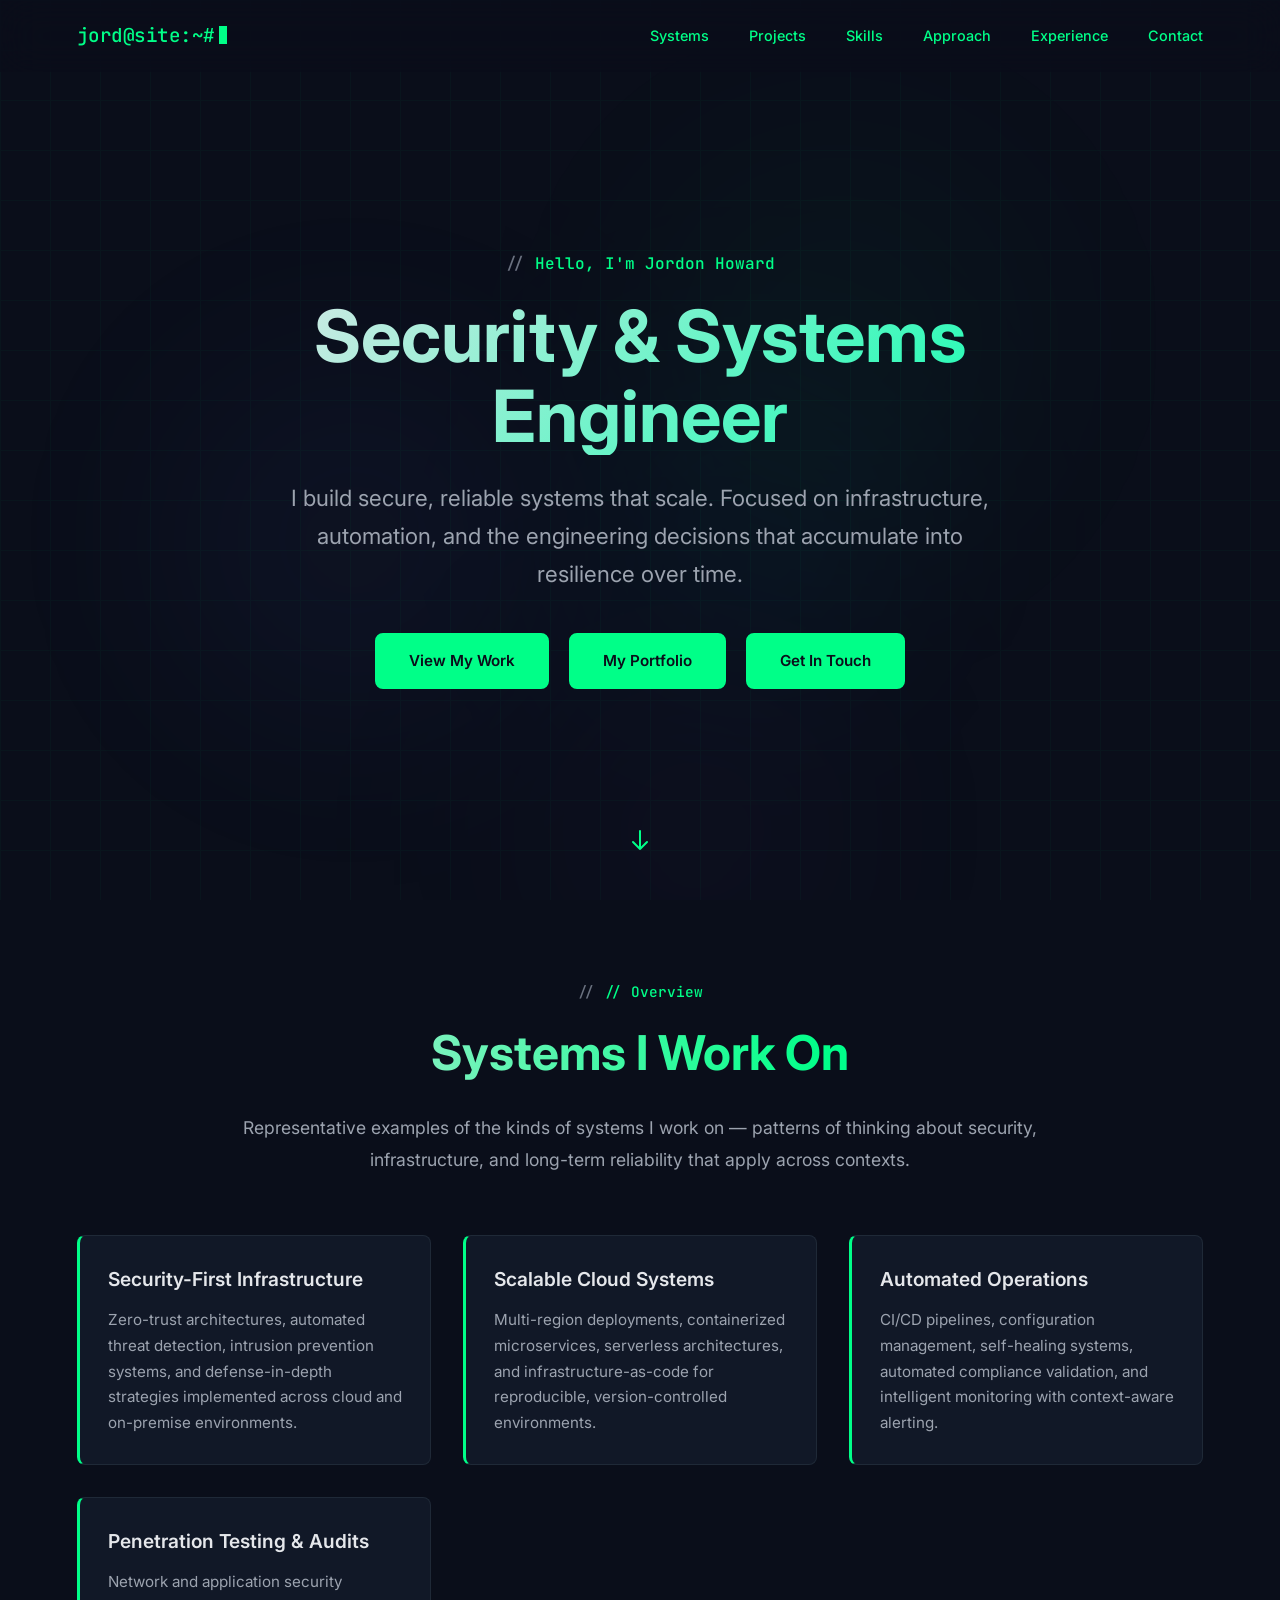
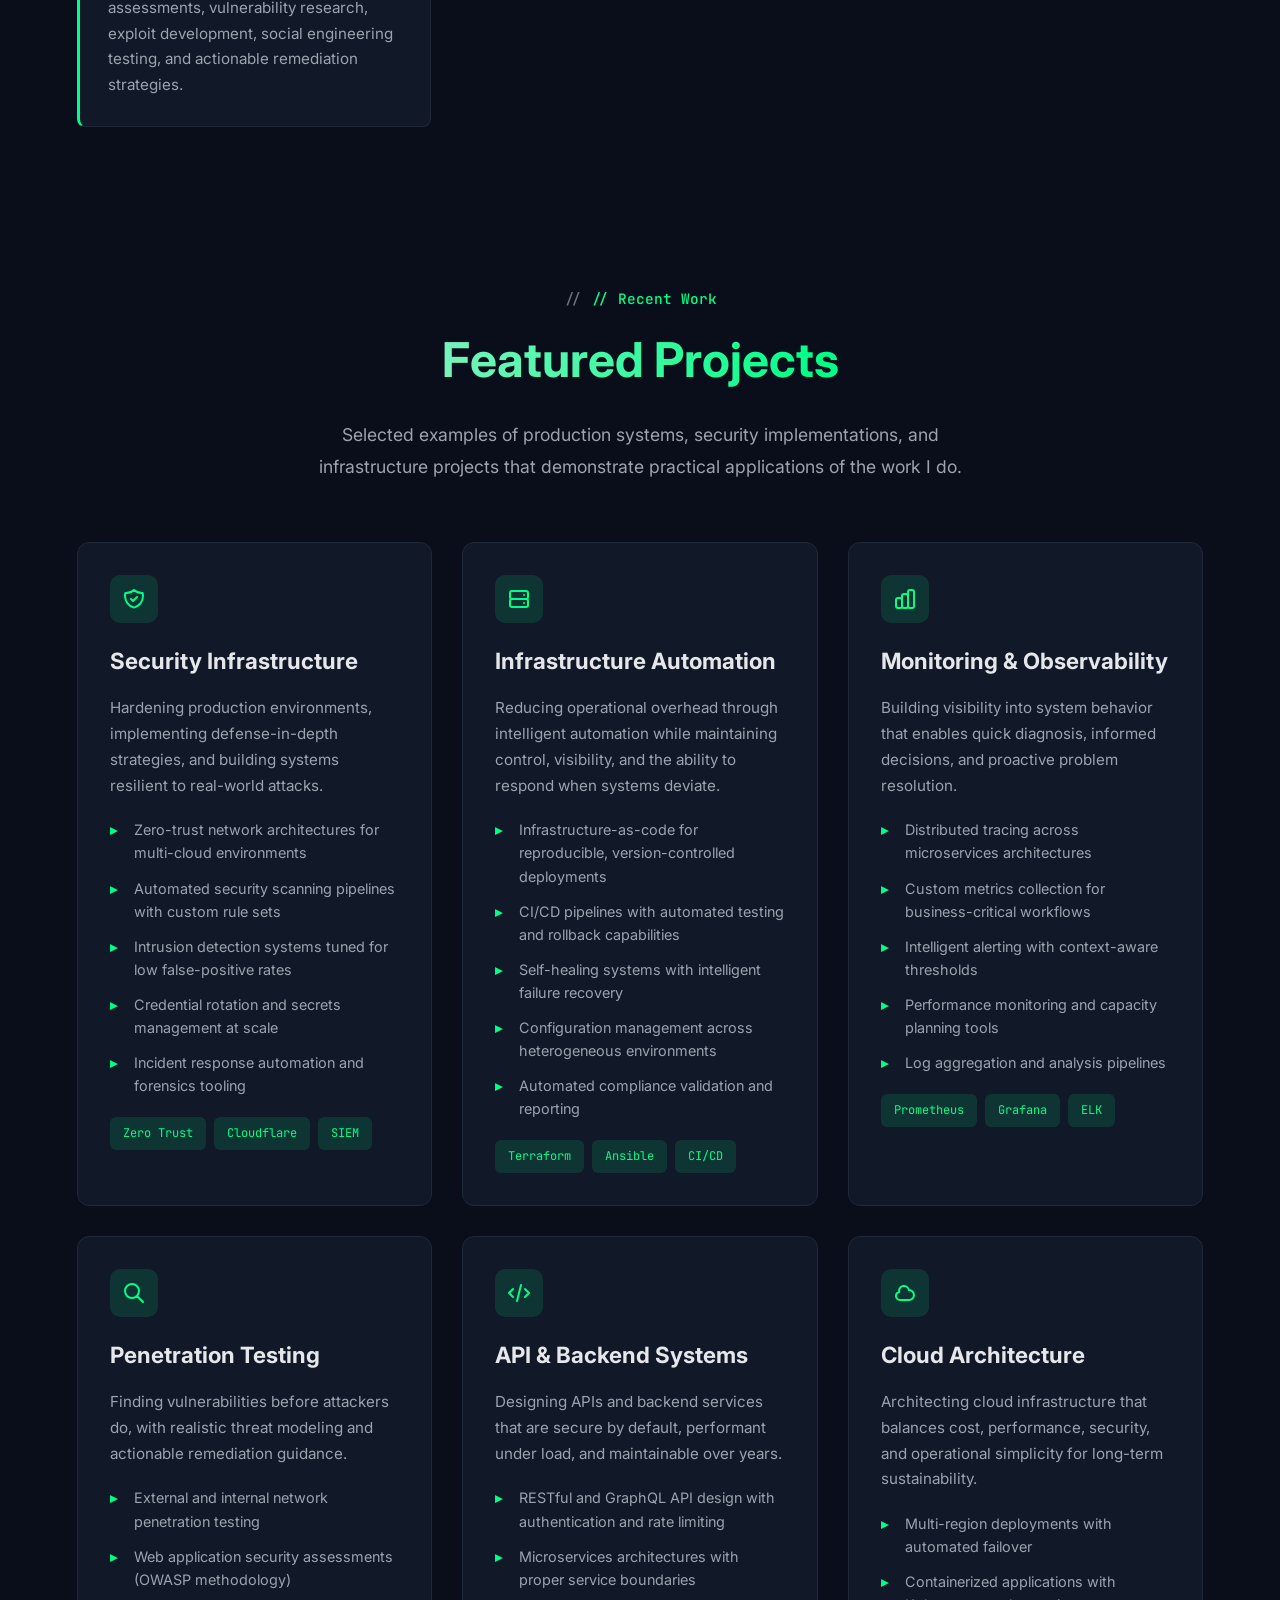
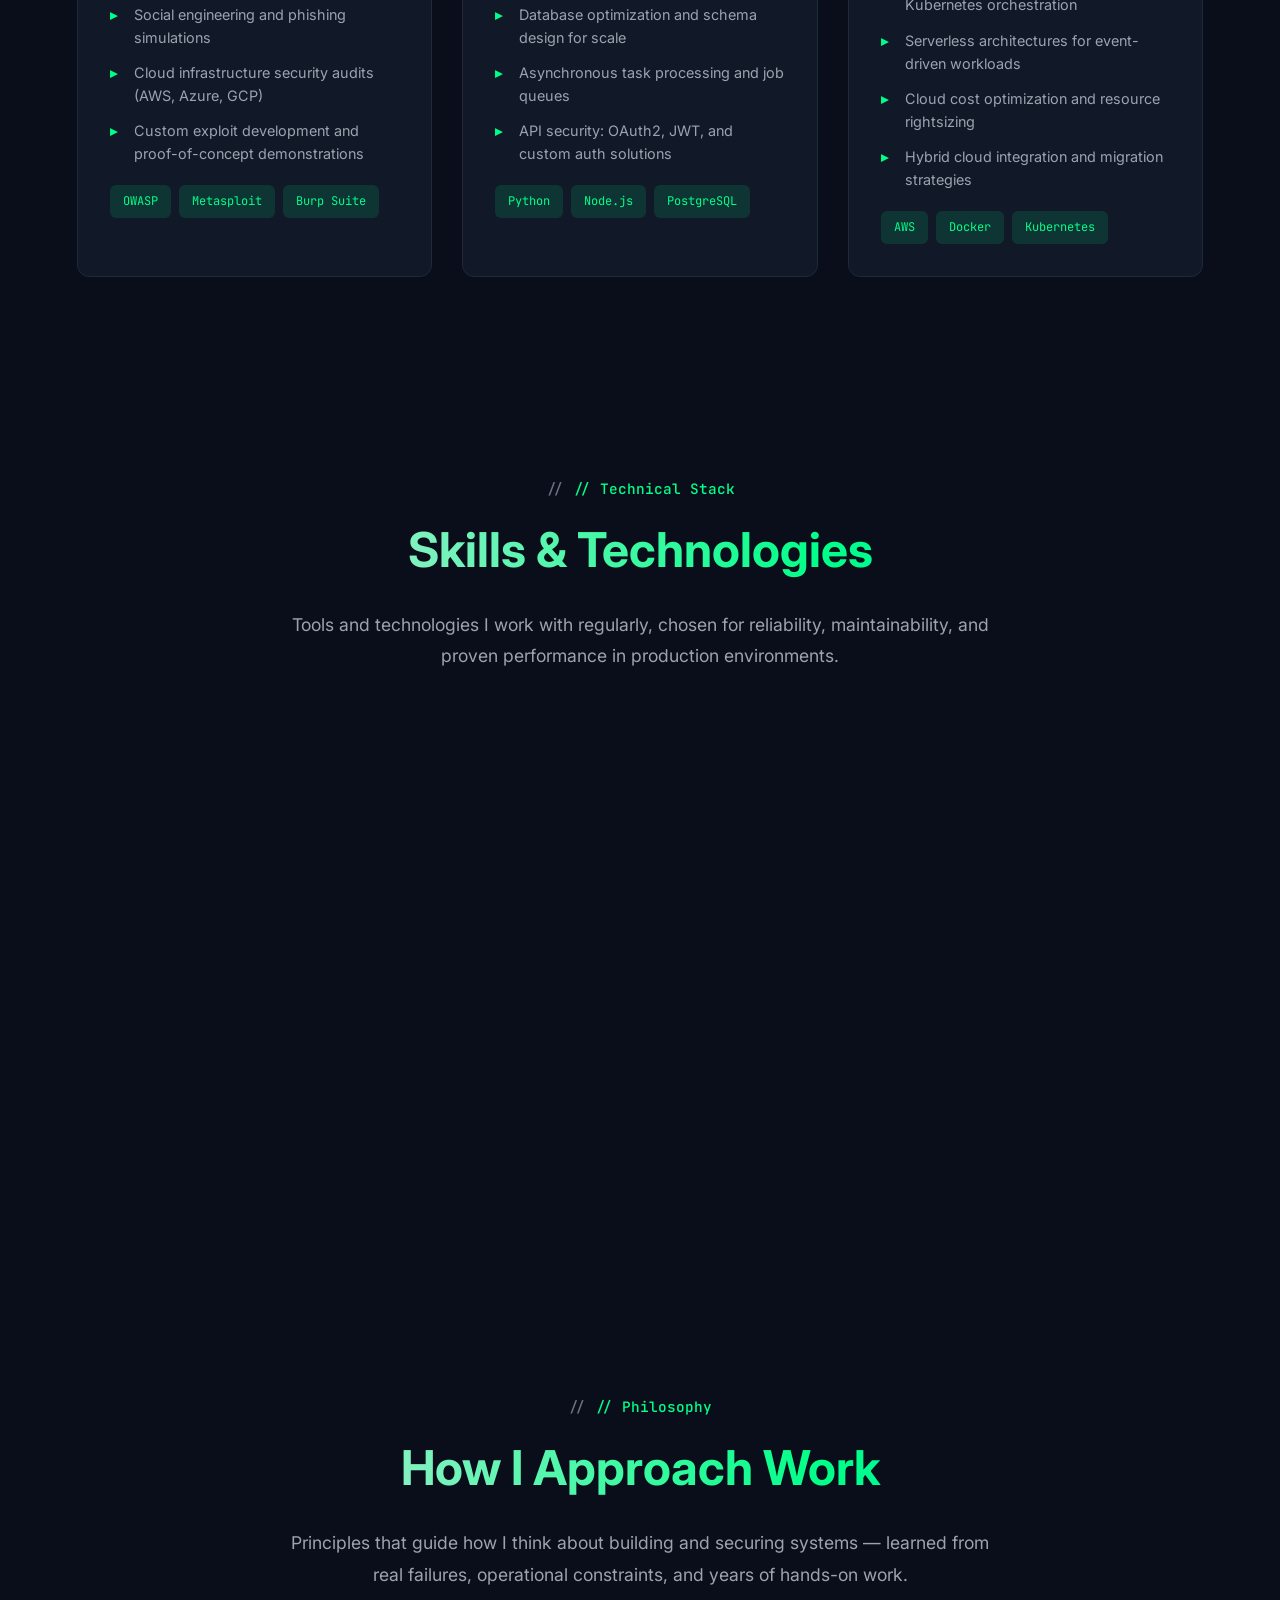
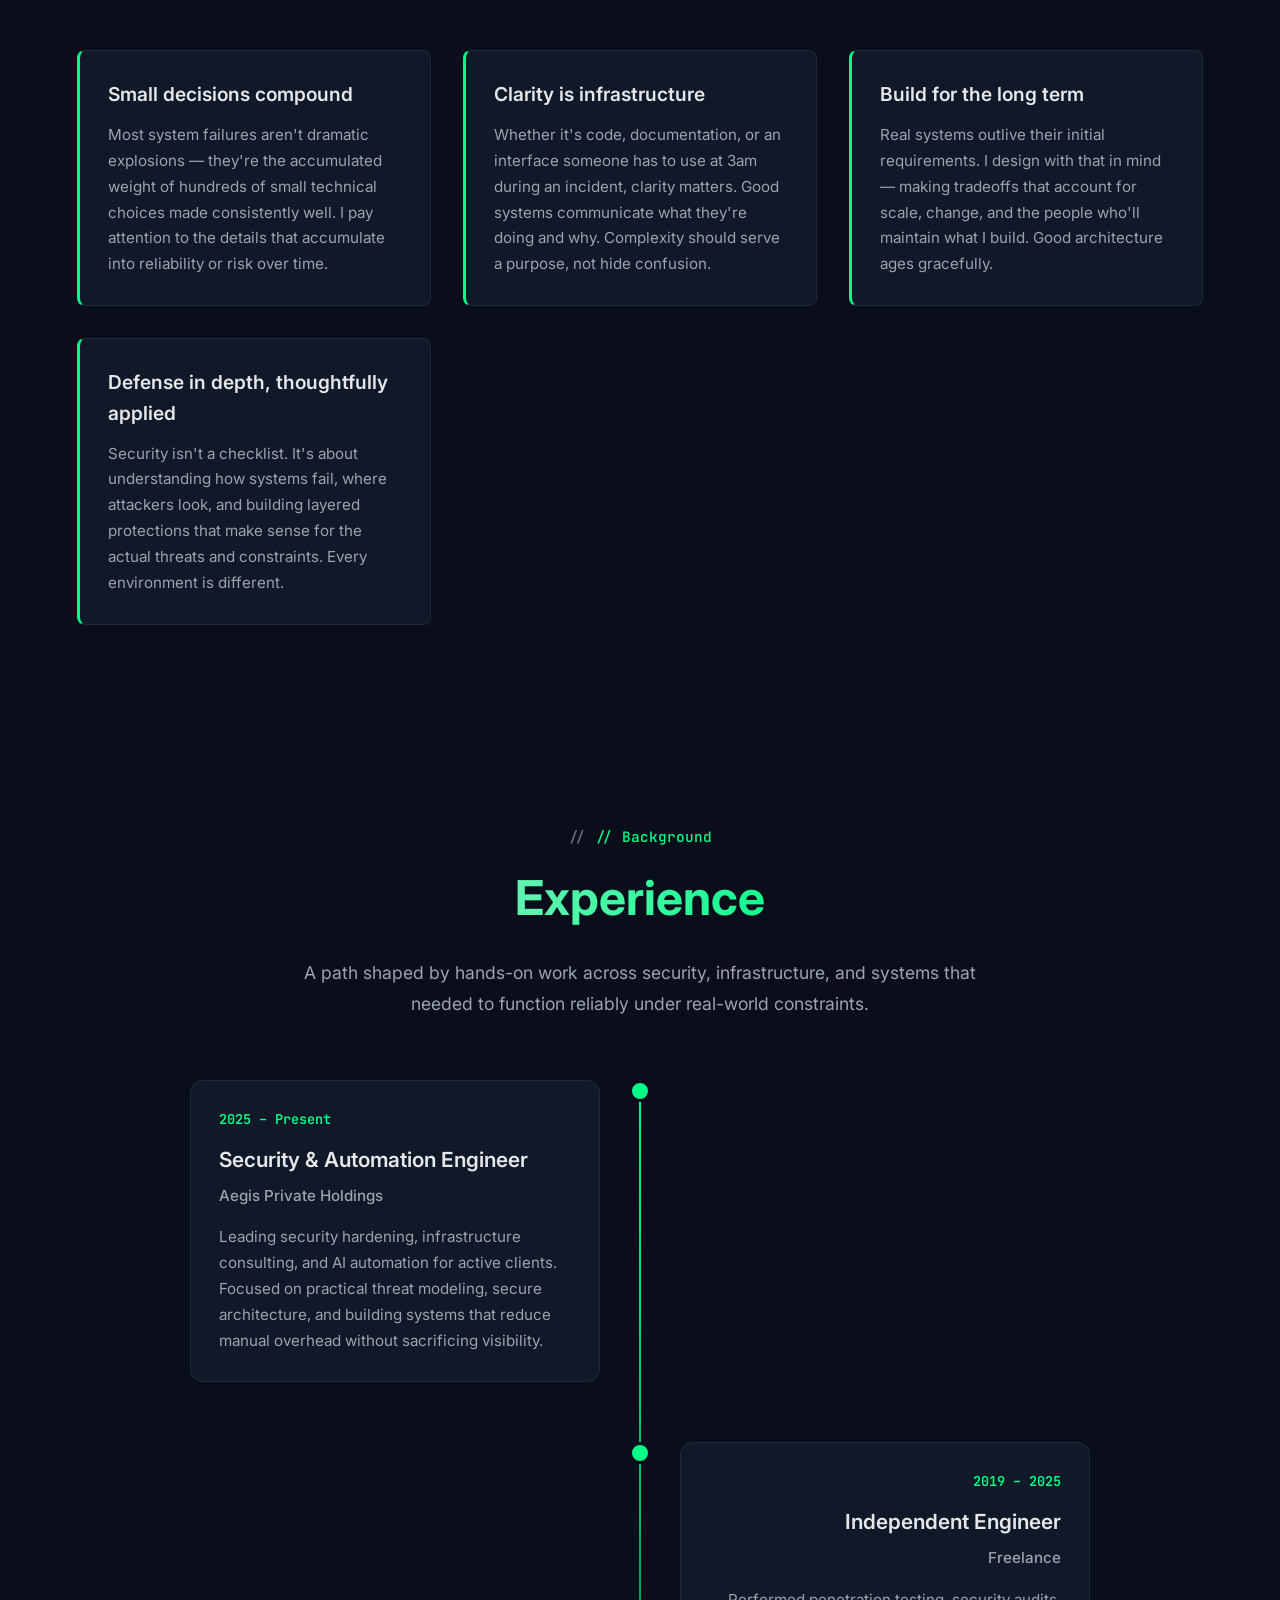
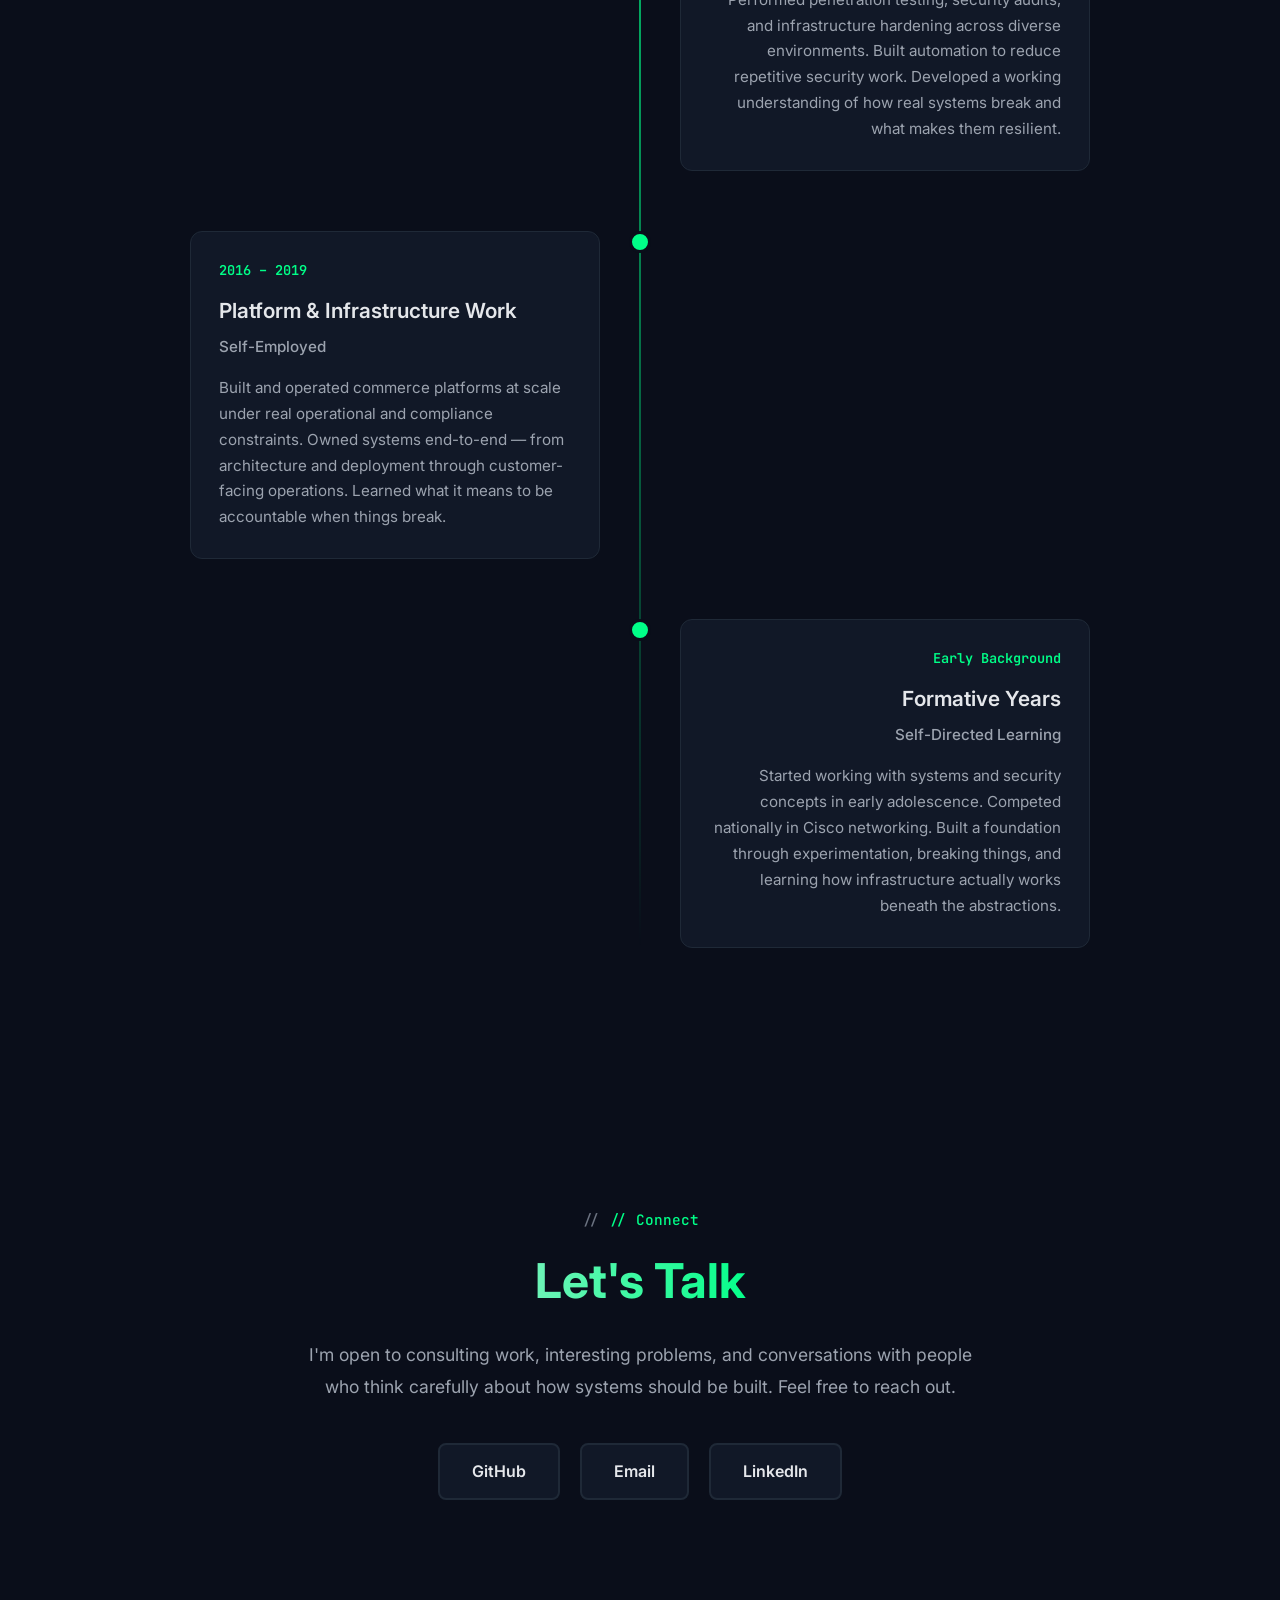
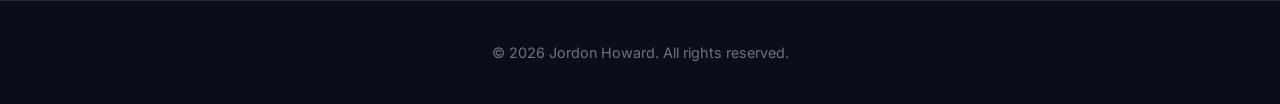
<file: index.html>
<!DOCTYPE html>
<html lang="en">
<head>
    <meta charset="UTF-8">
    <meta name="viewport" content="width=device-width, initial-scale=1.0">
    <title>Jordon Howard | Security & Systems Engineer</title>
    <meta name="description" content="Portfolio of Jordon Howard - Security & Systems Engineer specializing in infrastructure, automation, and thoughtful system design.">
    <link rel="preconnect" href="https://fonts.googleapis.com">
    <link rel="preconnect" href="https://fonts.gstatic.com" crossorigin>
    <link href="https://fonts.googleapis.com/css2?family=JetBrains+Mono:wght@400;500;700&family=Inter:wght@400;500;600;700&display=swap" rel="stylesheet">
    <style>
        * {
            margin: 0;
            padding: 0;
            box-sizing: border-box;
        }

        :root {
            --bg-dark: #0a0e1a;
            --bg-card: #111827;
            --bg-card-hover: #1a2234;
            --accent: #00ff88;
            --accent-dim: #00ff8820;
            --accent-bright: #00ffaa;
            --accent-secondary: #00ccff;
            --text-primary: #e5e7eb;
            --text-secondary: #9ca3af;
            --text-tertiary: #6b7280;
            --border: #1f2937;
            --gradient-1: linear-gradient(135deg, #00ff88, #00ccff);
            --gradient-2: linear-gradient(135deg, #667eea, #764ba2);
        }

        body {
            font-family: 'Inter', sans-serif;
            color: var(--text-primary);
            background: var(--bg-dark);
            line-height: 1.6;
            -webkit-font-smoothing: antialiased;
            overflow-x: hidden;
        }

        ::selection {
            background: var(--accent);
            color: var(--bg-dark);
        }

        /* Enhanced Animated Background with Multiple Orbs */
        .bg-animation {
            position: fixed;
            top: 0;
            left: 0;
            width: 100%;
            height: 100%;
            z-index: -1;
            opacity: 0.35;
            overflow: hidden;
        }

        .orb {
            position: absolute;
            border-radius: 50%;
            filter: blur(100px);
            animation: float 25s ease-in-out infinite;
        }

        .orb-1 {
            top: 10%;
            right: 15%;
            width: 500px;
            height: 500px;
            background: radial-gradient(circle, var(--accent-dim), transparent);
            animation-delay: 0s;
        }

        .orb-2 {
            bottom: 15%;
            left: 10%;
            width: 450px;
            height: 450px;
            background: radial-gradient(circle, rgba(102, 126, 234, 0.2), transparent);
            animation-delay: 3s;
        }

        .orb-3 {
            top: 40%;
            left: 45%;
            width: 350px;
            height: 350px;
            background: radial-gradient(circle, rgba(0, 204, 255, 0.15), transparent);
            animation-delay: 6s;
        }

        .orb-4 {
            top: 70%;
            right: 30%;
            width: 400px;
            height: 400px;
            background: radial-gradient(circle, rgba(118, 75, 162, 0.15), transparent);
            animation-delay: 9s;
        }

        @keyframes float {
            0%, 100% { transform: translate(0, 0) scale(1) rotate(0deg); }
            25% { transform: translate(80px, -80px) scale(1.15) rotate(90deg); }
            50% { transform: translate(-60px, 60px) scale(0.85) rotate(180deg); }
            75% { transform: translate(60px, 40px) scale(1.05) rotate(270deg); }
        }

        /* Grid Pattern Overlay */
        .grid-overlay {
            position: fixed;
            top: 0;
            left: 0;
            width: 100%;
            height: 100%;
            z-index: -1;
            opacity: 0.03;
            background-image: 
                linear-gradient(var(--accent) 1px, transparent 1px),
                linear-gradient(90deg, var(--accent) 1px, transparent 1px);
            background-size: 50px 50px;
            pointer-events: none;
        }

        /* Navigation */
        nav {
            position: fixed;
            top: 0;
            width: 100%;
            padding: 20px 6%;
            display: flex;
            justify-content: space-between;
            align-items: center;
            z-index: 1000;
            background: rgba(10, 14, 26, 0.7);
            backdrop-filter: blur(20px);
            border-bottom: 1px solid transparent;
            transition: all 0.3s ease;
        }

        nav.scrolled {
            background: rgba(10, 14, 26, 0.95);
            border-bottom-color: var(--border);
            box-shadow: 0 4px 30px rgba(0, 0, 0, 0.4);
        }

        .logo {
            font-family: 'JetBrains Mono', monospace;
            font-size: 1.2rem;
            color: var(--accent);
            text-decoration: none;
            font-weight: 500;
            transition: all 0.3s ease;
            position: relative;
            letter-spacing: -0.5px;
        }

        .logo::before {
            content: '';
        }

        .logo::after {
            content: '';
            position: absolute;
            right: -12px;
            top: 50%;
            transform: translateY(-50%);
            width: 8px;
            height: 18px;
            background: var(--accent);
            opacity: 1;
            animation: cursor-blink 1.2s step-end infinite;
        }

        .logo:hover::after {
            opacity: 1;
            animation: none;
        }

        @keyframes cursor-blink {
            0%, 50% { opacity: 1; }
            51%, 100% { opacity: 0; }
        }

        .nav-links {
            display: flex;
            gap: 40px;
            list-style: none;
            align-items: center;
        }

        .nav-links a {
            text-decoration: none;
            color: var(--accent);
            font-size: 0.9rem;
            font-weight: 500;
            transition: all 0.3s;
            position: relative;
        }

        .nav-links a::before {
            content: '';
            position: absolute;
            bottom: -4px;
            left: 0;
            width: 0;
            height: 2px;
            background: var(--accent-bright);
            transition: width 0.3s ease;
        }

        .nav-links a:hover {
            color: var(--accent-bright);
        }

        .nav-links a:hover::before {
            width: 100%;
        }

        /* Hero Section */
        .hero {
            min-height: 100vh;
            display: flex;
            align-items: center;
            justify-content: center;
            padding: 120px 6% 80px;
            position: relative;
            overflow: hidden;
        }

        .hero-content {
            max-width: 900px;
            text-align: center;
            position: relative;
            z-index: 1;
            animation: fadeInUp 0.8s ease-out;
        }

        @keyframes fadeInUp {
            from {
                opacity: 0;
                transform: translateY(30px);
            }
            to {
                opacity: 1;
                transform: translateY(0);
            }
        }

        .hero-greeting {
            font-family: 'JetBrains Mono', monospace;
            color: var(--accent);
            font-size: 1rem;
            font-weight: 500;
            margin-bottom: 20px;
            opacity: 0;
            animation: fadeInUp 0.8s ease-out 0.2s forwards;
        }

        .hero-greeting::before {
            content: '// ';
            color: var(--text-tertiary);
        }

        .hero-title {
            font-size: clamp(2.5rem, 6vw, 4.5rem);
            font-weight: 700;
            line-height: 1.1;
            margin-bottom: 24px;
            background: linear-gradient(135deg, var(--text-primary), var(--accent-bright));
            -webkit-background-clip: text;
            -webkit-text-fill-color: transparent;
            background-clip: text;
            opacity: 0;
            animation: fadeInUp 0.8s ease-out 0.4s forwards;
        }

        .hero-subtitle {
            font-size: clamp(1.1rem, 2vw, 1.4rem);
            color: var(--text-secondary);
            margin-bottom: 40px;
            max-width: 700px;
            margin-left: auto;
            margin-right: auto;
            line-height: 1.7;
            opacity: 0;
            animation: fadeInUp 0.8s ease-out 0.6s forwards;
        }

        .hero-buttons {
            display: flex;
            gap: 20px;
            justify-content: center;
            flex-wrap: wrap;
            opacity: 0;
            animation: fadeInUp 0.8s ease-out 0.8s forwards;
        }

        .btn {
            padding: 14px 32px;
            border-radius: 8px;
            text-decoration: none;
            font-weight: 600;
            font-size: 0.95rem;
            transition: all 0.3s ease;
            position: relative;
            overflow: hidden;
            display: inline-block;
        }

        .btn-primary {
            background: var(--accent);
            color: var(--bg-dark);
            border: 2px solid var(--accent);
        }

        .btn-primary::before {
            content: '';
            position: absolute;
            top: 50%;
            left: 50%;
            width: 0;
            height: 0;
            border-radius: 50%;
            background: var(--accent-bright);
            transform: translate(-50%, -50%);
            transition: width 0.4s ease, height 0.4s ease;
        }

        .btn-primary:hover::before {
            width: 300px;
            height: 300px;
        }

        .btn-primary span {
            position: relative;
            z-index: 1;
        }

        .btn-primary:hover {
            box-shadow: 0 0 30px rgba(0, 255, 136, 0.4);
            transform: translateY(-2px);
        }

        .btn-secondary {
            background: transparent;
            color: var(--accent);
            border: 2px solid var(--accent);
        }

        .btn-secondary::before {
            content: '';
            position: absolute;
            top: 0;
            left: -100%;
            width: 100%;
            height: 100%;
            background: var(--accent-dim);
            transition: left 0.4s ease;
        }

        .btn-secondary:hover::before {
            left: 0;
        }

        .btn-secondary span {
            position: relative;
            z-index: 1;
        }

        .btn-secondary:hover {
            color: var(--accent-bright);
            border-color: var(--accent-bright);
            transform: translateY(-2px);
        }

        /* Scroll Indicator */
        .scroll-indicator {
            position: absolute;
            bottom: 40px;
            left: 50%;
            transform: translateX(-50%);
            opacity: 1;
            transition: opacity 0.3s ease;
            animation: bounce 2s infinite;
        }

        .scroll-indicator.hidden {
            opacity: 0;
            pointer-events: none;
        }

        @keyframes bounce {
            0%, 20%, 50%, 80%, 100% { transform: translateX(-50%) translateY(0); }
            40% { transform: translateX(-50%) translateY(-20px); }
            60% { transform: translateX(-50%) translateY(-10px); }
        }

        .scroll-indicator svg {
            width: 24px;
            height: 24px;
            stroke: var(--accent);
        }

        /* Section Styling */
        section {
            padding: 100px 6%;
            max-width: 1400px;
            margin: 0 auto;
        }

        .section-header {
            text-align: center;
            margin-bottom: 60px;
        }

        .section-label {
            font-family: 'JetBrains Mono', monospace;
            color: var(--accent);
            font-size: 0.9rem;
            font-weight: 500;
            margin-bottom: 12px;
        }

        .section-label::before {
            content: '// ';
            color: var(--text-tertiary);
        }

        .section-title {
            font-size: clamp(2rem, 4vw, 3rem);
            font-weight: 700;
            margin-bottom: 20px;
            background: linear-gradient(135deg, var(--text-primary), var(--accent));
            -webkit-background-clip: text;
            -webkit-text-fill-color: transparent;
            background-clip: text;
        }

        .section-description {
            color: var(--text-secondary);
            font-size: 1.1rem;
            max-width: 700px;
            margin: 0 auto;
            line-height: 1.8;
        }

        /* Projects Section - Now with Bullet Points */
        .projects-intro {
            text-align: center;
            margin-bottom: 50px;
            padding: 0 10%;
        }

        .projects-intro p {
            color: var(--text-secondary);
            font-size: 1.1rem;
            line-height: 1.8;
            margin-bottom: 30px;
        }

        .projects-grid {
            display: grid;
            grid-template-columns: repeat(auto-fit, minmax(350px, 1fr));
            gap: 30px;
            margin-top: 40px;
        }

        .project-card {
            background: var(--bg-card);
            border: 1px solid var(--border);
            border-radius: 12px;
            padding: 32px;
            transition: all 0.3s ease;
            position: relative;
            overflow: hidden;
        }

        .project-card::before {
            content: '';
            position: absolute;
            top: 0;
            left: 0;
            width: 100%;
            height: 3px;
            background: var(--gradient-1);
            transform: scaleX(0);
            transform-origin: left;
            transition: transform 0.4s ease;
        }

        .project-card:hover::before {
            transform: scaleX(1);
        }

        .project-card:hover {
            background: var(--bg-card-hover);
            border-color: var(--accent-dim);
            transform: translateY(-5px);
            box-shadow: 0 10px 40px rgba(0, 255, 136, 0.1);
        }

        .project-icon {
            width: 48px;
            height: 48px;
            border-radius: 10px;
            background: var(--accent-dim);
            display: flex;
            align-items: center;
            justify-content: center;
            margin-bottom: 20px;
            transition: all 0.3s ease;
        }

        .project-card:hover .project-icon {
            background: var(--accent);
            transform: scale(1.1) rotate(5deg);
        }

        .project-icon svg {
            width: 24px;
            height: 24px;
            stroke: var(--accent);
            transition: stroke 0.3s ease;
        }

        .project-card:hover .project-icon svg {
            stroke: var(--bg-dark);
        }

        .project-card h3 {
            font-size: 1.4rem;
            margin-bottom: 16px;
            color: var(--text-primary);
        }

        .project-description {
            color: var(--text-secondary);
            margin-bottom: 20px;
            line-height: 1.7;
            font-size: 0.95rem;
        }

        .project-examples {
            list-style: none;
            padding: 0;
            margin: 20px 0;
        }

        .project-examples li {
            color: var(--text-secondary);
            padding-left: 24px;
            margin-bottom: 12px;
            position: relative;
            line-height: 1.6;
            font-size: 0.9rem;
        }

        .project-examples li::before {
            content: '▸';
            position: absolute;
            left: 0;
            color: var(--accent);
            font-weight: bold;
        }

        .project-examples li:hover {
            color: var(--text-primary);
        }

        .project-tags {
            display: flex;
            flex-wrap: wrap;
            gap: 8px;
            margin-top: 20px;
        }

        .project-tag {
            font-family: 'JetBrains Mono', monospace;
            font-size: 0.75rem;
            padding: 6px 12px;
            background: var(--accent-dim);
            color: var(--accent);
            border-radius: 6px;
            border: 1px solid transparent;
            transition: all 0.3s ease;
        }

        .project-card:hover .project-tag {
            border-color: var(--accent);
            background: transparent;
        }

        /* Skills Section */
        .skills-grid {
            display: grid;
            grid-template-columns: repeat(auto-fit, minmax(280px, 1fr));
            gap: 24px;
            margin-top: 40px;
        }

        .skill-category {
            background: var(--bg-card);
            border: 1px solid var(--border);
            border-radius: 12px;
            padding: 28px;
            transition: all 0.3s ease;
        }

        .skill-category:hover {
            border-color: var(--accent-dim);
            background: var(--bg-card-hover);
            transform: translateY(-3px);
            box-shadow: 0 8px 30px rgba(0, 255, 136, 0.08);
        }

        .skill-category h3 {
            color: var(--accent);
            font-size: 1.1rem;
            margin-bottom: 16px;
            font-weight: 600;
        }

        .skill-list {
            display: flex;
            flex-wrap: wrap;
            gap: 10px;
        }

        .skill-item {
            font-family: 'JetBrains Mono', monospace;
            font-size: 0.8rem;
            padding: 6px 12px;
            background: var(--accent-dim);
            color: var(--text-secondary);
            border-radius: 6px;
            transition: all 0.3s ease;
        }

        .skill-item:hover {
            background: var(--accent);
            color: var(--bg-dark);
            transform: scale(1.05);
        }

        /* Approach Section */
        .approach-grid {
            display: grid;
            grid-template-columns: repeat(auto-fit, minmax(300px, 1fr));
            gap: 32px;
            margin-top: 40px;
        }

        .approach-item {
            background: var(--bg-card);
            border: 1px solid var(--border);
            border-left: 3px solid var(--accent);
            border-radius: 8px;
            padding: 28px;
            transition: all 0.3s ease;
        }

        .approach-item:hover {
            background: var(--bg-card-hover);
            border-left-color: var(--accent-bright);
            transform: translateX(5px);
            box-shadow: 0 8px 30px rgba(0, 255, 136, 0.08);
        }

        .approach-item h3 {
            color: var(--text-primary);
            font-size: 1.2rem;
            margin-bottom: 12px;
            font-weight: 600;
        }

        .approach-item p {
            color: var(--text-secondary);
            line-height: 1.7;
            font-size: 0.95rem;
        }

        /* Timeline */
        .timeline {
            position: relative;
            max-width: 900px;
            margin: 60px auto 0;
        }

        .timeline::before {
            content: '';
            position: absolute;
            left: 50%;
            transform: translateX(-50%);
            width: 2px;
            height: 100%;
            background: linear-gradient(to bottom, var(--accent), transparent);
        }

        .timeline-item {
            position: relative;
            margin-bottom: 60px;
        }

        .timeline-item:nth-child(odd) {
            padding-right: calc(50% + 40px);
        }

        .timeline-item:nth-child(even) {
            padding-left: calc(50% + 40px);
            text-align: right;
        }

        .timeline-content {
            background: var(--bg-card);
            border: 1px solid var(--border);
            border-radius: 12px;
            padding: 28px;
            position: relative;
            transition: all 0.3s ease;
        }

        .timeline-content:hover {
            background: var(--bg-card-hover);
            border-color: var(--accent-dim);
            transform: scale(1.02);
            box-shadow: 0 10px 40px rgba(0, 255, 136, 0.1);
        }

        .timeline-date {
            font-family: 'JetBrains Mono', monospace;
            color: var(--accent);
            font-size: 0.85rem;
            font-weight: 600;
            margin-bottom: 12px;
        }

        .timeline-title {
            color: var(--text-primary);
            font-size: 1.3rem;
            margin-bottom: 8px;
            font-weight: 600;
        }

        .timeline-company {
            color: var(--text-secondary);
            font-size: 0.95rem;
            margin-bottom: 16px;
            font-weight: 500;
        }

        .timeline-description {
            color: var(--text-secondary);
            line-height: 1.7;
            font-size: 0.95rem;
        }

        /* Timeline Dots */
        .timeline-item::before {
            content: '';
            position: absolute;
            left: 50%;
            transform: translateX(-50%);
            width: 16px;
            height: 16px;
            border-radius: 50%;
            background: var(--accent);
            border: 3px solid var(--bg-dark);
            z-index: 2;
            transition: all 0.3s ease;
        }

        .timeline-item:hover::before {
            background: var(--accent-bright);
            box-shadow: 0 0 20px var(--accent);
            transform: translateX(-50%) scale(1.3);
        }

        /* Contact Section */
        .contact-section {
            text-align: center;
            max-width: 700px;
            margin: 0 auto;
        }

        .contact-links {
            display: flex;
            justify-content: center;
            gap: 20px;
            margin-top: 40px;
            flex-wrap: wrap;
        }

        .contact-link {
            padding: 14px 32px;
            background: var(--bg-card);
            border: 2px solid var(--border);
            border-radius: 8px;
            text-decoration: none;
            color: var(--text-primary);
            font-weight: 600;
            transition: all 0.3s ease;
            position: relative;
            overflow: hidden;
        }

        .contact-link::before {
            content: '';
            position: absolute;
            top: 0;
            left: -100%;
            width: 100%;
            height: 100%;
            background: var(--accent-dim);
            transition: left 0.4s ease;
        }

        .contact-link span {
            position: relative;
            z-index: 1;
        }

        .contact-link:hover::before {
            left: 0;
        }

        .contact-link:hover {
            border-color: var(--accent);
            color: var(--accent-bright);
            transform: translateY(-3px);
            box-shadow: 0 8px 25px rgba(0, 255, 136, 0.15);
        }

        /* Footer */
        footer {
            text-align: center;
            padding: 40px 6%;
            border-top: 1px solid var(--border);
            color: var(--text-tertiary);
            font-size: 0.9rem;
        }

        /* Mobile Responsive */
        @media (max-width: 768px) {
            nav {
                padding: 16px 5%;
            }

            .nav-links {
                gap: 20px;
            }

            .hero {
                padding: 100px 5% 60px;
            }

            .hero-title {
                font-size: 2rem;
            }

            .hero-subtitle {
                font-size: 1rem;
            }

            section {
                padding: 60px 5%;
            }

            .projects-grid {
                grid-template-columns: 1fr;
            }

            .skills-grid {
                grid-template-columns: 1fr;
            }

            .approach-grid {
                grid-template-columns: 1fr;
            }

            .timeline::before {
                left: 0;
            }

            .timeline-item:nth-child(odd),
            .timeline-item:nth-child(even) {
                padding-left: 40px;
                padding-right: 0;
                text-align: left;
            }

            .timeline-item::before {
                left: 0;
                transform: translateX(0);
            }

            .hero-buttons {
                flex-direction: column;
                align-items: center;
            }

            .btn {
                width: 100%;
                max-width: 280px;
                text-align: center;
            }
        }

        /* Particle Effect on Mouse Move */
        .particle {
            position: fixed;
            width: 3px;
            height: 3px;
            background: var(--accent);
            border-radius: 50%;
            pointer-events: none;
            opacity: 0;
            z-index: 9999;
        }

        @keyframes particleFade {
            0% {
                opacity: 1;
                transform: scale(1);
            }
            100% {
                opacity: 0;
                transform: scale(0);
            }
        }

        /* Shimmer effect only on project cards */
        .project-card::after {
            content: '';
            position: absolute;
            top: -50%;
            left: -50%;
            width: 200%;
            height: 200%;
            background: linear-gradient(
                90deg,
                transparent,
                rgba(0, 255, 136, 0.08),
                transparent
            );
            transform: rotate(45deg);
            transition: all 0.5s ease;
            opacity: 0;
            pointer-events: none;
        }

        .project-card:hover::after {
            opacity: 1;
            animation: shimmer 1.5s ease-in-out;
        }

        @keyframes shimmer {
            0% {
                left: -100%;
            }
            100% {
                left: 100%;
            }
        }

        .project-card > * {
            position: relative;
            z-index: 1;
        }

        /* Subtle glow effect on cards */
        .skill-category::after,
        .approach-item::after {
            content: '';
            position: absolute;
            top: 0;
            left: 0;
            right: 0;
            bottom: 0;
            border-radius: 12px;
            background: radial-gradient(
                circle at var(--mouse-x, 50%) var(--mouse-y, 50%),
                rgba(0, 255, 136, 0.08),
                transparent 50%
            );
            opacity: 0;
            transition: opacity 0.3s ease;
            pointer-events: none;
            z-index: 0;
        }

        .skill-category:hover::after,
        .approach-item:hover::after {
            opacity: 1;
        }

        .skill-category > *,
        .approach-item > * {
            position: relative;
            z-index: 1;
        }

        /* Gradient border animation */
        @keyframes rotateBorder {
            0% {
                background-position: 0% 50%;
            }
            50% {
                background-position: 100% 50%;
            }
            100% {
                background-position: 0% 50%;
            }
        }

        .contact-link {
            background: var(--bg-card);
            background-size: 200% 200%;
            animation: rotateBorder 3s ease infinite;
        }

        /* Text gradient animation */
        @keyframes gradientShift {
            0% {
                background-position: 0% 50%;
            }
            50% {
                background-position: 100% 50%;
            }
            100% {
                background-position: 0% 50%;
            }
        }

        .section-title {
            background: linear-gradient(
                90deg,
                var(--text-primary),
                var(--accent),
                var(--accent-secondary),
                var(--text-primary)
            );
            background-size: 200% auto;
            -webkit-background-clip: text;
            -webkit-text-fill-color: transparent;
            background-clip: text;
            animation: gradientShift 8s ease infinite;
        }

        /* Loading Animation */
        .loading-screen {
            position: fixed;
            top: 0;
            left: 0;
            width: 100%;
            height: 100%;
            background: var(--bg-dark);
            display: flex;
            justify-content: center;
            align-items: center;
            z-index: 10000;
            transition: opacity 0.5s ease;
        }

        .loading-screen.hidden {
            opacity: 0;
            pointer-events: none;
        }

        .loading-text {
            font-family: 'JetBrains Mono', monospace;
            color: var(--accent);
            font-size: 1.2rem;
            animation: pulse 1.5s ease-in-out infinite;
        }

        @keyframes pulse {
            0%, 100% { opacity: 0.4; }
            50% { opacity: 1; }
        }

        /* Smooth scroll behavior */
        html {
            scroll-behavior: smooth;
        }

        /* Performance optimizations */
        * {
            -webkit-tap-highlight-color: transparent;
        }

        .orb,
        .particle,
        .project-card::before,
        .project-card::after {
            will-change: transform, opacity;
        }

        /* Enhanced mobile optimization */
        @media (max-width: 768px) {
            /* Reduce animation complexity on mobile */
            .orb {
                animation-duration: 30s;
                filter: blur(80px);
            }

            .bg-animation {
                opacity: 0.2;
            }

            /* Disable particle effects on mobile for performance */
            .particle {
                display: none;
            }

            /* Simplify effects on mobile */
            .project-card::after,
            .skill-category::after,
            .approach-item::after {
                display: none;
            }
        }

        /* Add this RIGHT BEFORE your existing @media (max-width: 768px) section */

/* Hamburger menu - hidden by default */
.hamburger {
    display: none;
    flex-direction: column;
    gap: 5px;
    background: none;
    border: none;
    cursor: pointer;
    padding: 8px;
    z-index: 1001;
}

.hamburger span {
    width: 25px;
    height: 2px;
    background: var(--accent);
    transition: all 0.3s ease;
    border-radius: 2px;
}

/* Hamburger animation when open */
.hamburger.active span:nth-child(1) {
    transform: rotate(45deg) translate(7px, 7px);
}

.hamburger.active span:nth-child(2) {
    opacity: 0;
}

.hamburger.active span:nth-child(3) {
    transform: rotate(-45deg) translate(7px, -7px);
}

/* Mobile Responsive */
@media (max-width: 768px) {
    /* ADD THESE NEW LINES AT THE TOP OF YOUR EXISTING @media SECTION */
    .hamburger {
        display: flex;
    }

    .nav-links {
        position: fixed;
        top: 0;
        right: -100%;
        width: 70%;
        max-width: 300px;
        height: 100vh;
        background: rgba(17, 24, 39, 0.98);
        backdrop-filter: blur(20px);
        flex-direction: column;
        justify-content: center;
        align-items: center;
        gap: 30px;
        padding: 40px;
        transition: right 0.4s ease;
        border-left: 1px solid var(--border);
    }

    .nav-links.active {
        right: 0;
    }

    .nav-links a {
        font-size: 1.2rem;
        width: 100%;
        text-align: center;
        padding: 12px 0;
    }
    /* END OF NEW ADDITIONS - keep your existing mobile CSS below */
    
    /* Your existing mobile styles continue here... */
    nav {
        padding: 16px 5%;
    }
    /* ... etc */
}

        /* Reduce motion for accessibility */
        @media (prefers-reduced-motion: reduce) {
            * {
                animation-duration: 0.01ms !important;
                animation-iteration-count: 1 !important;
                transition-duration: 0.01ms !important;
            }

            .orb,
            .particle {
                animation: none;
            }
        }
    </style>
</head>
<body>
    <!-- Loading Screen -->
    <div class="loading-screen" id="loadingScreen">
        <div class="loading-text"> initializing...</div>
    </div>

    <script>
        // IMMEDIATE hide script - runs right away
        (function() {
            setTimeout(function() {
                var loading = document.getElementById('loadingScreen');
                if (loading) {
                    loading.style.opacity = '0';
                    loading.style.pointerEvents = 'none';
                    setTimeout(function() {
                        loading.style.display = 'none';
                    }, 500);
                }
            }, 800);
        })();
    </script>

    <!-- Background Animation -->
    <div class="bg-animation">
        <div class="orb orb-1"></div>
        <div class="orb orb-2"></div>
        <div class="orb orb-3"></div>
        <div class="orb orb-4"></div>
    </div>
    <div class="grid-overlay"></div>

  <!-- Navigation -->
<nav id="navbar">
    <a href="#" class="logo">jord@site:~#</a>
    
    <!-- ADD THIS HAMBURGER BUTTON HERE -->
    <button class="hamburger" id="hamburger" aria-label="Toggle menu">
        <span></span>
        <span></span>
        <span></span>
    </button>
    <!-- END OF ADDITION -->
    
    <ul class="nav-links">
        <li><a href="#systems">Systems</a></li>
        <li><a href="#projects">Projects</a></li>
        <li><a href="#skills">Skills</a></li>
        <li><a href="#approach">Approach</a></li>
        <li><a href="#experience">Experience</a></li>
        <li><a href="#contact">Contact</a></li>
    </ul>
</nav>

    <!-- Hero Section -->
    <section class="hero">
        <div class="hero-content">
            <div class="hero-greeting">Hello, I'm Jordon Howard</div>
            <h1 class="hero-title">Security & Systems Engineer</h1>
            <p class="hero-subtitle">
                I build secure, reliable systems that scale. Focused on infrastructure, automation, 
                and the engineering decisions that accumulate into resilience over time.
            </p>
            <div class="hero-buttons">
                <a href="#projects" class="btn btn-primary"><span>View My Work</span></a>
                <a href="./frontend-portfolio.html" class="btn btn-primary"><span>My Portfolio</span></a>
                <a href="#contact" class="btn btn-primary"><span>Get In Touch</span></a>
            </div>
        </div>
        <div class="scroll-indicator" id="scrollIndicator">
            <svg fill="none" stroke="currentColor" viewBox="0 0 24 24">
                <path stroke-linecap="round" stroke-linejoin="round" stroke-width="2" d="M19 14l-7 7m0 0l-7-7m7 7V3"></path>
            </svg>
        </div>
    </section>

    <!-- Systems I Work On Section -->
    <section id="systems" style="padding-top: 80px; padding-bottom: 60px;">
        <div class="section-header">
            <div class="section-label">// Overview</div>
            <h2 class="section-title">Systems I Work On</h2>
            <div class="projects-intro">
                <p style="max-width: 800px; margin: 0 auto;">
                    Representative examples of the kinds of systems I work on — patterns of thinking about 
                    security, infrastructure, and long-term reliability that apply across contexts.
                </p>
            </div>
        </div>
        <div class="approach-grid" style="margin-top: 40px;">
            <div class="approach-item">
                <h3>Security-First Infrastructure</h3>
                <p>
                    Zero-trust architectures, automated threat detection, intrusion prevention systems, 
                    and defense-in-depth strategies implemented across cloud and on-premise environments.
                </p>
            </div>
            <div class="approach-item">
                <h3>Scalable Cloud Systems</h3>
                <p>
                    Multi-region deployments, containerized microservices, serverless architectures, 
                    and infrastructure-as-code for reproducible, version-controlled environments.
                </p>
            </div>
            <div class="approach-item">
                <h3>Automated Operations</h3>
                <p>
                    CI/CD pipelines, configuration management, self-healing systems, automated compliance 
                    validation, and intelligent monitoring with context-aware alerting.
                </p>
            </div>
            <div class="approach-item">
                <h3>Penetration Testing & Audits</h3>
                <p>
                    Network and application security assessments, vulnerability research, exploit development, 
                    social engineering testing, and actionable remediation strategies.
                </p>
            </div>
        </div>
    </section>

    <!-- Projects Section -->
    <section id="projects">
        <div class="section-header">
            <div class="section-label">// Recent Work</div>
            <h2 class="section-title">Featured Projects</h2>
            <p class="section-description">
                Selected examples of production systems, security implementations, and infrastructure 
                projects that demonstrate practical applications of the work I do.
            </p>
        </div>
        <div class="projects-grid">
            <div class="project-card">
                <div class="project-icon">
                    <svg fill="none" stroke="currentColor" viewBox="0 0 24 24">
                        <path stroke-linecap="round" stroke-linejoin="round" stroke-width="2" d="M9 12l2 2 4-4m5.618-4.016A11.955 11.955 0 0112 2.944a11.955 11.955 0 01-8.618 3.04A12.02 12.02 0 003 9c0 5.591 3.824 10.29 9 11.622 5.176-1.332 9-6.03 9-11.622 0-1.042-.133-2.052-.382-3.016z"></path>
                    </svg>
                </div>
                <h3>Security Infrastructure</h3>
                <p class="project-description">
                    Hardening production environments, implementing defense-in-depth strategies, and building 
                    systems resilient to real-world attacks.
                </p>
                <ul class="project-examples">
                    <li>Zero-trust network architectures for multi-cloud environments</li>
                    <li>Automated security scanning pipelines with custom rule sets</li>
                    <li>Intrusion detection systems tuned for low false-positive rates</li>
                    <li>Credential rotation and secrets management at scale</li>
                    <li>Incident response automation and forensics tooling</li>
                </ul>
                <div class="project-tags">
                    <span class="project-tag">Zero Trust</span>
                    <span class="project-tag">Cloudflare</span>
                    <span class="project-tag">SIEM</span>
                </div>
            </div>

            <div class="project-card">
                <div class="project-icon">
                    <svg fill="none" stroke="currentColor" viewBox="0 0 24 24">
                        <path stroke-linecap="round" stroke-linejoin="round" stroke-width="2" d="M5 12h14M5 12a2 2 0 01-2-2V6a2 2 0 012-2h14a2 2 0 012 2v4a2 2 0 01-2 2M5 12a2 2 0 00-2 2v4a2 2 0 002 2h14a2 2 0 002-2v-4a2 2 0 00-2-2m-2-4h.01M17 16h.01"></path>
                    </svg>
                </div>
                <h3>Infrastructure Automation</h3>
                <p class="project-description">
                    Reducing operational overhead through intelligent automation while maintaining control, 
                    visibility, and the ability to respond when systems deviate.
                </p>
                <ul class="project-examples">
                    <li>Infrastructure-as-code for reproducible, version-controlled deployments</li>
                    <li>CI/CD pipelines with automated testing and rollback capabilities</li>
                    <li>Self-healing systems with intelligent failure recovery</li>
                    <li>Configuration management across heterogeneous environments</li>
                    <li>Automated compliance validation and reporting</li>
                </ul>
                <div class="project-tags">
                    <span class="project-tag">Terraform</span>
                    <span class="project-tag">Ansible</span>
                    <span class="project-tag">CI/CD</span>
                </div>
            </div>

            <div class="project-card">
                <div class="project-icon">
                    <svg fill="none" stroke="currentColor" viewBox="0 0 24 24">
                        <path stroke-linecap="round" stroke-linejoin="round" stroke-width="2" d="M9 19v-6a2 2 0 00-2-2H5a2 2 0 00-2 2v6a2 2 0 002 2h2a2 2 0 002-2zm0 0V9a2 2 0 012-2h2a2 2 0 012 2v10m-6 0a2 2 0 002 2h2a2 2 0 002-2m0 0V5a2 2 0 012-2h2a2 2 0 012 2v14a2 2 0 01-2 2h-2a2 2 0 01-2-2z"></path>
                    </svg>
                </div>
                <h3>Monitoring & Observability</h3>
                <p class="project-description">
                    Building visibility into system behavior that enables quick diagnosis, informed decisions, 
                    and proactive problem resolution.
                </p>
                <ul class="project-examples">
                    <li>Distributed tracing across microservices architectures</li>
                    <li>Custom metrics collection for business-critical workflows</li>
                    <li>Intelligent alerting with context-aware thresholds</li>
                    <li>Performance monitoring and capacity planning tools</li>
                    <li>Log aggregation and analysis pipelines</li>
                </ul>
                <div class="project-tags">
                    <span class="project-tag">Prometheus</span>
                    <span class="project-tag">Grafana</span>
                    <span class="project-tag">ELK</span>
                </div>
            </div>

            <div class="project-card">
                <div class="project-icon">
                    <svg fill="none" stroke="currentColor" viewBox="0 0 24 24">
                        <path stroke-linecap="round" stroke-linejoin="round" stroke-width="2" d="M21 21l-6-6m2-5a7 7 0 11-14 0 7 7 0 0114 0z"></path>
                    </svg>
                </div>
                <h3>Penetration Testing</h3>
                <p class="project-description">
                    Finding vulnerabilities before attackers do, with realistic threat modeling and actionable 
                    remediation guidance.
                </p>
                <ul class="project-examples">
                    <li>External and internal network penetration testing</li>
                    <li>Web application security assessments (OWASP methodology)</li>
                    <li>Social engineering and phishing simulations</li>
                    <li>Cloud infrastructure security audits (AWS, Azure, GCP)</li>
                    <li>Custom exploit development and proof-of-concept demonstrations</li>
                </ul>
                <div class="project-tags">
                    <span class="project-tag">OWASP</span>
                    <span class="project-tag">Metasploit</span>
                    <span class="project-tag">Burp Suite</span>
                </div>
            </div>

            <div class="project-card">
                <div class="project-icon">
                    <svg fill="none" stroke="currentColor" viewBox="0 0 24 24">
                        <path stroke-linecap="round" stroke-linejoin="round" stroke-width="2" d="M10 20l4-16m4 4l4 4-4 4M6 16l-4-4 4-4"></path>
                    </svg>
                </div>
                <h3>API & Backend Systems</h3>
                <p class="project-description">
                    Designing APIs and backend services that are secure by default, performant under load, 
                    and maintainable over years.
                </p>
                <ul class="project-examples">
                    <li>RESTful and GraphQL API design with authentication and rate limiting</li>
                    <li>Microservices architectures with proper service boundaries</li>
                    <li>Database optimization and schema design for scale</li>
                    <li>Asynchronous task processing and job queues</li>
                    <li>API security: OAuth2, JWT, and custom auth solutions</li>
                </ul>
                <div class="project-tags">
                    <span class="project-tag">Python</span>
                    <span class="project-tag">Node.js</span>
                    <span class="project-tag">PostgreSQL</span>
                </div>
            </div>

            <div class="project-card">
                <div class="project-icon">
                    <svg fill="none" stroke="currentColor" viewBox="0 0 24 24">
                        <path stroke-linecap="round" stroke-linejoin="round" stroke-width="2" d="M3 15a4 4 0 004 4h9a5 5 0 10-.1-9.999 5.002 5.002 0 10-9.78 2.096A4.001 4.001 0 003 15z"></path>
                    </svg>
                </div>
                <h3>Cloud Architecture</h3>
                <p class="project-description">
                    Architecting cloud infrastructure that balances cost, performance, security, and operational 
                    simplicity for long-term sustainability.
                </p>
                <ul class="project-examples">
                    <li>Multi-region deployments with automated failover</li>
                    <li>Containerized applications with Kubernetes orchestration</li>
                    <li>Serverless architectures for event-driven workloads</li>
                    <li>Cloud cost optimization and resource rightsizing</li>
                    <li>Hybrid cloud integration and migration strategies</li>
                </ul>
                <div class="project-tags">
                    <span class="project-tag">AWS</span>
                    <span class="project-tag">Docker</span>
                    <span class="project-tag">Kubernetes</span>
                </div>
            </div>
        </div>
    </section>

    <!-- Skills Section -->
    <section id="skills">
        <div class="section-header">
            <div class="section-label">// Technical Stack</div>
            <h2 class="section-title">Skills & Technologies</h2>
            <p class="section-description">
                Tools and technologies I work with regularly, chosen for reliability, maintainability, 
                and proven performance in production environments.
            </p>
        </div>
        <div class="skills-grid">
            <div class="skill-category">
                <h3>Security & Testing</h3>
                <div class="skill-list">
                    <span class="skill-item">Penetration Testing</span>
                    <span class="skill-item">SIEM</span>
                    <span class="skill-item">IDS/IPS</span>
                    <span class="skill-item">Threat Modeling</span>
                    <span class="skill-item">Incident Response</span>
                    <span class="skill-item">Security Auditing</span>
                </div>
            </div>

            <div class="skill-category">
                <h3>Infrastructure & Cloud</h3>
                <div class="skill-list">
                    <span class="skill-item">AWS</span>
                    <span class="skill-item">Azure</span>
                    <span class="skill-item">GCP</span>
                    <span class="skill-item">Docker</span>
                    <span class="skill-item">Kubernetes</span>
                    <span class="skill-item">Terraform</span>
                    <span class="skill-item">Ansible</span>
                    <span class="skill-item">Linux</span>
                    <span class="skill-item">Cloudflare</span>
                </div>
            </div>

            <div class="skill-category">
                <h3>Development</h3>
                <div class="skill-list">
                    <span class="skill-item">Python</span>
                    <span class="skill-item">JavaScript</span>
                    <span class="skill-item">Node.js</span>
                    <span class="skill-item">Bash</span>
                    <span class="skill-item">Go</span>
                    <span class="skill-item">SQL</span>
                    <span class="skill-item">Git</span>
                    <span class="skill-item">REST APIs</span>
                </div>
            </div>

            <div class="skill-category">
                <h3>Monitoring & DevOps</h3>
                <div class="skill-list">
                    <span class="skill-item">Prometheus</span>
                    <span class="skill-item">Grafana</span>
                    <span class="skill-item">ELK Stack</span>
                    <span class="skill-item">CI/CD</span>
                    <span class="skill-item">Jenkins</span>
                    <span class="skill-item">GitLab</span>
                </div>
            </div>
        </div>
    </section>

    <!-- Approach Section -->
    <section id="approach">
        <div class="section-header">
            <div class="section-label">// Philosophy</div>
            <h2 class="section-title">How I Approach Work</h2>
            <p class="section-description">
                Principles that guide how I think about building and securing systems — learned from 
                real failures, operational constraints, and years of hands-on work.
            </p>
        </div>
        <div class="approach-grid">
            <div class="approach-item">
                <h3>Small decisions compound</h3>
                <p>
                    Most system failures aren't dramatic explosions — they're the accumulated weight 
                    of hundreds of small technical choices made consistently well. I pay attention to the details 
                    that accumulate into reliability or risk over time.
                </p>
            </div>

            <div class="approach-item">
                <h3>Clarity is infrastructure</h3>
                <p>
                    Whether it's code, documentation, or an interface someone has to use at 3am during an incident, 
                    clarity matters. Good systems communicate what they're doing and why. Complexity should serve 
                    a purpose, not hide confusion.
                </p>
            </div>

            <div class="approach-item">
                <h3>Build for the long term</h3>
                <p>
                    Real systems outlive their initial requirements. I design with that in mind — making tradeoffs 
                    that account for scale, change, and the people who'll maintain what I build. Good architecture 
                    ages gracefully.
                </p>
            </div>

            <div class="approach-item">
                <h3>Defense in depth, thoughtfully applied</h3>
                <p>
                    Security isn't a checklist. It's about understanding how systems fail, where attackers look, 
                    and building layered protections that make sense for the actual threats and constraints. 
                    Every environment is different.
                </p>
            </div>
        </div>
    </section>

    <!-- Experience Section -->
    <section id="experience">
        <div class="section-header">
            <div class="section-label">// Background</div>
            <h2 class="section-title">Experience</h2>
            <p class="section-description">
                A path shaped by hands-on work across security, infrastructure, and systems that needed to function 
                reliably under real-world constraints.
            </p>
        </div>
        <div class="timeline">
            <div class="timeline-item">
                <div class="timeline-content">
                    <div class="timeline-date">2025 – Present</div>
                    <h3 class="timeline-title">Security & Automation Engineer</h3>
                    <div class="timeline-company">Aegis Private Holdings</div>
                    <p class="timeline-description">
                        Leading security hardening, infrastructure consulting, and AI automation for active clients. 
                        Focused on practical threat modeling, secure architecture, and building systems that reduce 
                        manual overhead without sacrificing visibility.
                    </p>
                </div>
            </div>

            <div class="timeline-item">
                <div class="timeline-content">
                    <div class="timeline-date">2019 – 2025</div>
                    <h3 class="timeline-title">Independent Engineer</h3>
                    <div class="timeline-company">Freelance</div>
                    <p class="timeline-description">
                        Performed penetration testing, security audits, and infrastructure hardening across diverse 
                        environments. Built automation to reduce repetitive security work. Developed a working 
                        understanding of how real systems break and what makes them resilient.
                    </p>
                </div>
            </div>

            <div class="timeline-item">
                <div class="timeline-content">
                    <div class="timeline-date">2016 – 2019</div>
                    <h3 class="timeline-title">Platform & Infrastructure Work</h3>
                    <div class="timeline-company">Self-Employed</div>
                    <p class="timeline-description">
                        Built and operated commerce platforms at scale under real operational and compliance constraints. 
                        Owned systems end-to-end — from architecture and deployment through customer-facing operations. 
                        Learned what it means to be accountable when things break.
                    </p>
                </div>
            </div>

            <div class="timeline-item">
                <div class="timeline-content">
                    <div class="timeline-date">Early Background</div>
                    <h3 class="timeline-title">Formative Years</h3>
                    <div class="timeline-company">Self-Directed Learning</div>
                    <p class="timeline-description">
                        Started working with systems and security concepts in early adolescence. Competed nationally 
                        in Cisco networking. Built a foundation through experimentation, breaking things, and learning 
                        how infrastructure actually works beneath the abstractions.
                    </p>
                </div>
            </div>
        </div>
    </section>

    <!-- Contact Section -->
    <section id="contact">
        <div class="contact-section">
            <div class="section-label">// Connect</div>
            <h2 class="section-title">Let's Talk</h2>
            <p class="section-description">
                I'm open to consulting work, interesting problems, and conversations with people who think 
                carefully about how systems should be built. Feel free to reach out.
            </p>
            <div class="contact-links">
                <a href="https://github.com/j-devlab" class="contact-link" target="_blank" rel="noopener">
                    <span>GitHub</span>
                </a>
                <a href="mailto:jdh123513@gmail.com" class="contact-link">
                    <span>Email</span>
                </a>
                <a href="https://linkedin.com/in/jordonhowardcyber" class="contact-link" target="_blank" rel="noopener">
                    <span>LinkedIn</span>
                </a>
            </div>
        </div>
    </section>

 <!-- Footer -->
    <footer>
        <p>© 2026 Jordon Howard. All rights reserved.</p>
  </footer>
     <script>
        // Loading screen - multiple triggers for reliability
        function hideLoadingScreen() {
            const loadingScreen = document.getElementById('loadingScreen');
            if (loadingScreen) {
                loadingScreen.classList.add('hidden');
            }
        }

        // Try on DOM ready
        if (document.readyState === 'loading') {
            document.addEventListener('DOMContentLoaded', () => {
                setTimeout(hideLoadingScreen, 500);
            });
        } else {
            // DOM already loaded
            setTimeout(hideLoadingScreen, 500);
        }

        // Also try on full page load
        window.addEventListener('load', () => {
            setTimeout(hideLoadingScreen, 600);
        });

        // Failsafe - hide after 1.5 seconds no matter what
        setTimeout(hideLoadingScreen, 1500);

     // Smooth scrolling - FIX: Skip links that only have "#"
document.querySelectorAll('a[href^="#"]').forEach(anchor => {
    anchor.addEventListener('click', function (e) {
        const href = this.getAttribute('href');
        
        // Skip if href is just "#"
        if (href === '#') {
            e.preventDefault();
            window.scrollTo({ top: 0, behavior: 'smooth' });
            return;
        }
        
        e.preventDefault();
        const target = document.querySelector(href);
        if (target) {
            const offset = 80;
            const targetPosition = target.offsetTop - offset;
            window.scrollTo({
                top: targetPosition,
                behavior: 'smooth'
            });
        }
    });
});

        // Navbar scroll effect
        const navbar = document.getElementById('navbar');
        const scrollIndicator = document.getElementById('scrollIndicator');
        
        window.addEventListener('scroll', () => {
            if (window.scrollY > 100) {
                navbar.classList.add('scrolled');
                scrollIndicator.classList.add('hidden');
            } else {
                navbar.classList.remove('scrolled');
                scrollIndicator.classList.remove('hidden');
            }
        });

        // Intersection Observer for fade-in animations
        const observerOptions = {
            threshold: 0.1,
            rootMargin: '0px 0px -100px 0px'
        };

        const observer = new IntersectionObserver((entries) => {
            entries.forEach(entry => {
                if (entry.isIntersecting) {
                    entry.target.style.opacity = '1';
                    entry.target.style.transform = 'translateY(0)';
                }
            });
        }, observerOptions);

        // Observe all animated elements
        document.querySelectorAll('.project-card, .skill-category, .timeline-item, .approach-item').forEach(el => {
            el.style.opacity = '0';
            el.style.transform = 'translateY(30px)';
            el.style.transition = 'opacity 0.6s ease, transform 0.6s ease';
            observer.observe(el);
        });

        // Add stagger delays
        document.querySelectorAll('.project-card').forEach((card, index) => {
            card.style.transitionDelay = `${index * 0.1}s`;
        });

        document.querySelectorAll('.skill-category').forEach((category, index) => {
            category.style.transitionDelay = `${index * 0.15}s`;
        });

        document.querySelectorAll('.timeline-item').forEach((item, index) => {
            item.style.transitionDelay = `${index * 0.2}s`;
        });

        document.querySelectorAll('.approach-item').forEach((item, index) => {
            item.style.transitionDelay = `${index * 0.15}s`;
        });

        // Parallax effect for hero
        window.addEventListener('scroll', () => {
            const scrolled = window.pageYOffset;
            const heroContent = document.querySelector('.hero-content');
            if (heroContent && scrolled < window.innerHeight) {
                heroContent.style.transform = `translateY(${scrolled * 0.3}px)`;
                heroContent.style.opacity = 1 - (scrolled / 600);
            }
        });

        // Particle effect on mouse move (throttled for performance)
        let lastParticleTime = 0;
        const particleInterval = 100; // ms between particles
        
        document.addEventListener('mousemove', (e) => {
            const now = Date.now();
            if (now - lastParticleTime > particleInterval && Math.random() > 0.85 && window.innerWidth > 768) {
                lastParticleTime = now;
                const particle = document.createElement('div');
                particle.className = 'particle';
                particle.style.left = e.clientX + 'px';
                particle.style.top = e.clientY + 'px';
                document.body.appendChild(particle);
                
                particle.style.animation = 'particleFade 1s ease-out forwards';
                
                setTimeout(() => particle.remove(), 1000);
            }
        });

        // Console easter egg
        console.log('%c👋 Hey there!', 'font-size: 20px; font-weight: bold; color: #00ff88;');
        console.log('%cLooks like you\'re checking out the code. Good instinct.', 'font-size: 14px; color: #9ca3af;');
        console.log('%cIf you\'re interested in working together, reach out!', 'font-size: 14px; color: #00ccff;');

         console.log('%cIf you\'re interested in working together, reach out!', 'font-size: 14px; color: #00ccff;');
         
        // Mobile menu toggle
        const hamburger = document.getElementById('hamburger');
        const navLinks = document.querySelector('.nav-links');

        hamburger.addEventListener('click', () => {
            hamburger.classList.toggle('active');
            navLinks.classList.toggle('active');
        });

        // Close menu when clicking a link
        document.querySelectorAll('.nav-links a').forEach(link => {
            link.addEventListener('click', () => {
                hamburger.classList.remove('active');
                navLinks.classList.remove('active');
            });
        });

        // Close menu when clicking outside
        document.addEventListener('click', (e) => {
            if (!hamburger.contains(e.target) && !navLinks.contains(e.target)) {
                hamburger.classList.remove('active');
                navLinks.classList.remove('active');
            }
        });
    
    </script>
</body>
</html>
</file>
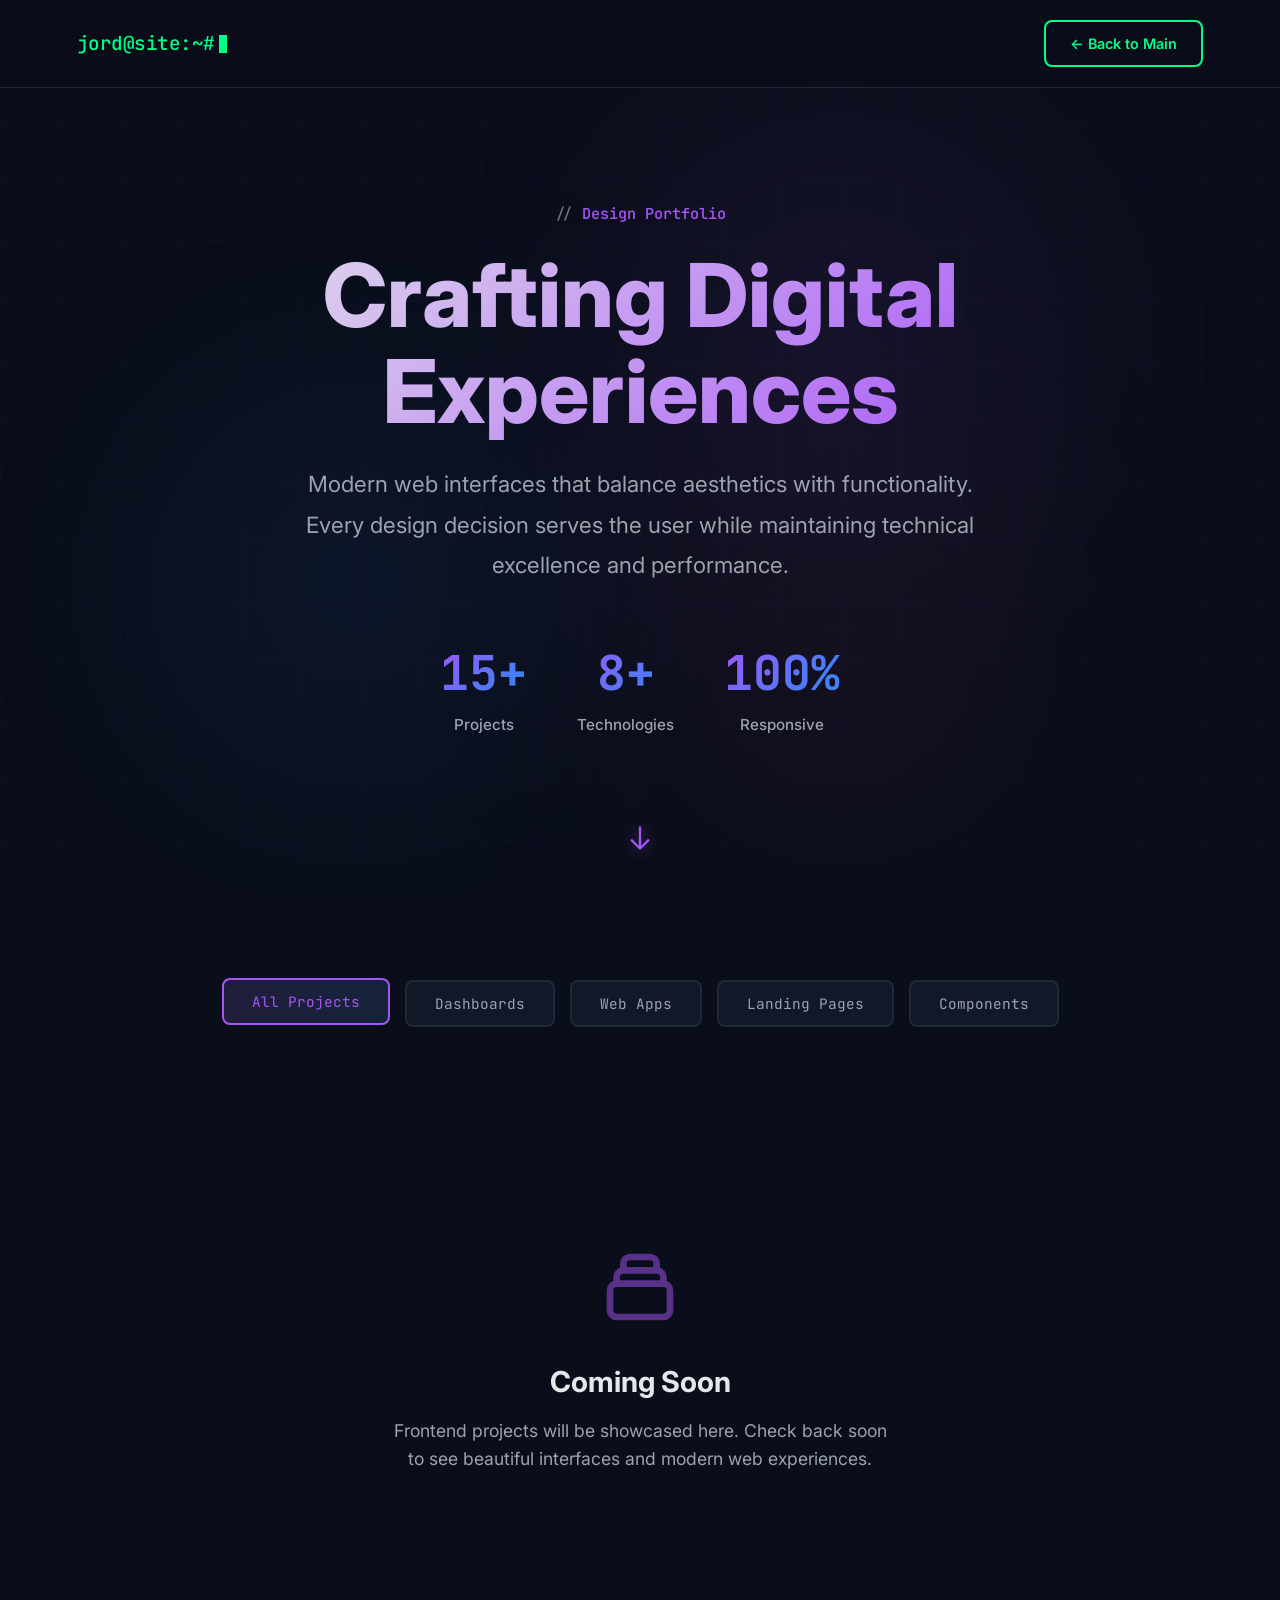
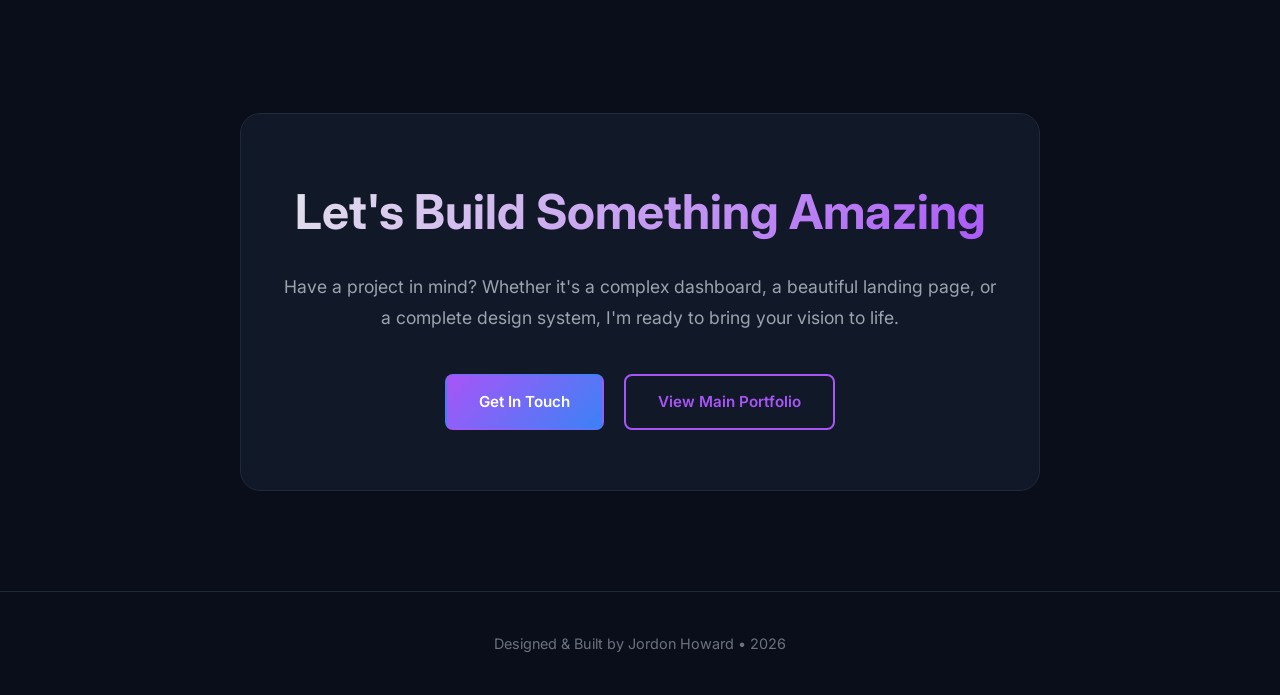
<file: frontend-portfolio.html>
<!DOCTYPE html>
<html lang="en">
<head>
    <meta charset="UTF-8">
    <meta name="viewport" content="width=device-width, initial-scale=1.0">
    <title>Frontend Portfolio | Jordon Howard</title>
    <meta name="description" content="Frontend design and UI/UX portfolio showcasing modern web experiences">
    <link rel="preconnect" href="https://fonts.googleapis.com">
    <link rel="preconnect" href="https://fonts.gstatic.com" crossorigin>
    <link href="https://fonts.googleapis.com/css2?family=JetBrains+Mono:wght@400;500;700&family=Inter:wght@400;500;600;700;800&display=swap" rel="stylesheet">
    <style>
        /* ============================================
           EASY CUSTOMIZATION GUIDE
           ============================================
           
           TO ADD A NEW PROJECT:
           1. Copy the entire <!-- Project Template --> section below
           2. Paste it in the portfolio grid
           3. Update the following:
              - data-category: "dashboard", "webapp", "landing", or "component"
              - gradient class: gradient-1 through gradient-9
              - category label
              - project title
              - description
              - features list
              - technology tags
           
           TO CHANGE COLORS:
           Update the CSS variables in :root below
           
           TO ADD/REMOVE FILTERS:
           Edit the filter buttons in the HTML and update filterValue matching
        ============================================ */

        * {
            margin: 0;
            padding: 0;
            box-sizing: border-box;
        }

        :root {
            /* Main Colors - Easy to customize */
            --bg-dark: #0a0e1a;
            --bg-card: #111827;
            --bg-card-hover: #1a2234;
            --accent: #00ff88;
            --accent-dim: #00ff8820;
            --accent-bright: #00ffaa;
            --accent-purple: #a855f7;
            --accent-blue: #3b82f6;
            --accent-pink: #ec4899;
            --text-primary: #e5e7eb;
            --text-secondary: #9ca3af;
            --text-tertiary: #6b7280;
            --border: #1f2937;
        }

        body {
            font-family: 'Inter', sans-serif;
            color: var(--text-primary);
            background: var(--bg-dark);
            line-height: 1.6;
            -webkit-font-smoothing: antialiased;
            overflow-x: hidden;
        }

        ::selection {
            background: var(--accent);
            color: var(--bg-dark);
        }

        /* Loading Screen - Matching Main Page */
        .loading-screen {
            position: fixed;
            top: 0;
            left: 0;
            width: 100%;
            height: 100%;
            background: var(--bg-dark);
            display: flex;
            justify-content: center;
            align-items: center;
            z-index: 10000;
            transition: opacity 0.5s ease;
        }

        .loading-screen.hidden {
            opacity: 0;
            pointer-events: none;
        }

        .loading-text {
            font-family: 'JetBrains Mono', monospace;
            color: var(--accent);
            font-size: 1.2rem;
            animation: pulse 1.5s ease-in-out infinite;
        }

        @keyframes pulse {
            0%, 100% { opacity: 0.4; }
            50% { opacity: 1; }
        }

        /* Animated Background */
        .bg-animation {
            position: fixed;
            top: 0;
            left: 0;
            width: 100%;
            height: 100%;
            z-index: -1;
            opacity: 0.4;
            overflow: hidden;
        }

        .orb {
            position: absolute;
            border-radius: 50%;
            filter: blur(120px);
            animation: float 30s ease-in-out infinite;
        }

        .orb-1 {
            top: 10%;
            right: 15%;
            width: 500px;
            height: 500px;
            background: radial-gradient(circle, rgba(168, 85, 247, 0.3), transparent);
            animation-delay: 0s;
        }

        .orb-2 {
            bottom: 10%;
            left: 10%;
            width: 450px;
            height: 450px;
            background: radial-gradient(circle, rgba(59, 130, 246, 0.3), transparent);
            animation-delay: 5s;
        }

        .orb-3 {
            top: 50%;
            left: 50%;
            width: 400px;
            height: 400px;
            background: radial-gradient(circle, rgba(236, 72, 153, 0.2), transparent);
            animation-delay: 10s;
        }

        @keyframes float {
            0%, 100% { transform: translate(0, 0) scale(1) rotate(0deg); }
            33% { transform: translate(80px, -80px) scale(1.1) rotate(120deg); }
            66% { transform: translate(-60px, 60px) scale(0.9) rotate(240deg); }
        }

        /* Grid Pattern */
        .grid-overlay {
            position: fixed;
            top: 0;
            left: 0;
            width: 100%;
            height: 100%;
            z-index: -1;
            opacity: 0.03;
            background-image: 
                linear-gradient(var(--accent-purple) 1px, transparent 1px),
                linear-gradient(90deg, var(--accent-purple) 1px, transparent 1px);
            background-size: 60px 60px;
            pointer-events: none;
        }

        /* Navigation */
        nav {
            position: fixed;
            top: 0;
            width: 100%;
            padding: 20px 6%;
            display: flex;
            justify-content: space-between;
            align-items: center;
            z-index: 1000;
            background: rgba(10, 14, 26, 0.8);
            backdrop-filter: blur(20px);
            border-bottom: 1px solid var(--border);
            transition: all 0.3s ease;
        }

        nav.scrolled {
            background: rgba(10, 14, 26, 0.95);
            box-shadow: 0 4px 30px rgba(0, 0, 0, 0.4);
        }

        .logo {
            font-family: 'JetBrains Mono', monospace;
            font-size: 1.2rem;
            color: var(--accent);
            text-decoration: none;
            font-weight: 500;
            transition: all 0.3s ease;
        }

        .logo {
            font-family: 'JetBrains Mono', monospace;
            font-size: 1.2rem;
            color: var(--accent);
            text-decoration: none;
            font-weight: 500;
            transition: all 0.3s ease;
            position: relative;
            letter-spacing: -0.5px;
        }

        .logo::before {
            content: '';
        }

        .logo::after {
            content: '';
            position: absolute;
            right: -12px;
            top: 50%;
            transform: translateY(-50%);
            width: 8px;
            height: 18px;
            background: var(--accent);
            opacity: 1;
            animation: cursor-blink 1.2s step-end infinite;
        }

        .logo:hover::after {
            animation: none;
            opacity: 1;
        }

        @keyframes cursor-blink {
            0%, 50% { opacity: 1; }
            51%, 100% { opacity: 0; }
        }

        .back-link {
            color: var(--accent);
            text-decoration: none;
            font-size: 0.9rem;
            font-weight: 600;
            padding: 10px 24px;
            border: 2px solid var(--accent);
            border-radius: 8px;
            transition: all 0.3s ease;
            position: relative;
            overflow: hidden;
        }

        .back-link::before {
            content: '';
            position: absolute;
            top: 0;
            left: -100%;
            width: 100%;
            height: 100%;
            background: var(--accent-dim);
            transition: left 0.3s ease;
        }

        .back-link span {
            position: relative;
            z-index: 1;
        }

        .back-link:hover::before {
            left: 0;
        }

        .back-link:hover {
            border-color: var(--accent-bright);
            transform: translateY(-2px);
        }

        /* Hero Section */
        .hero {
            min-height: 100vh;
            display: flex;
            align-items: center;
            justify-content: center;
            padding: 120px 6% 80px;
            position: relative;
            overflow: hidden;
        }

        .hero-content {
            max-width: 1000px;
            text-align: center;
            position: relative;
            z-index: 1;
            animation: fadeInUp 0.8s ease-out;
        }

        /* Scroll Indicator */
        .scroll-indicator {
            position: absolute;
            bottom: 40px;
            left: 50%;
            transform: translateX(-50%);
            opacity: 1;
            transition: opacity 0.3s ease;
            animation: bounce 2s infinite;
            z-index: 10;
        }

        .scroll-indicator.hidden {
            opacity: 0;
            pointer-events: none;
        }

        @keyframes bounce {
            0%, 20%, 50%, 80%, 100% { transform: translateX(-50%) translateY(0); }
            40% { transform: translateX(-50%) translateY(-20px); }
            60% { transform: translateX(-50%) translateY(-10px); }
        }

        .scroll-indicator svg {
            width: 28px;
            height: 28px;
            stroke: var(--accent-purple);
            filter: drop-shadow(0 0 8px rgba(168, 85, 247, 0.5));
        }

        @keyframes fadeInUp {
            from {
                opacity: 0;
                transform: translateY(30px);
            }
            to {
                opacity: 1;
                transform: translateY(0);
            }
        }

        .hero-label {
            font-family: 'JetBrains Mono', monospace;
            color: var(--accent-purple);
            font-size: 0.95rem;
            font-weight: 500;
            margin-bottom: 20px;
            opacity: 0;
            animation: fadeInUp 0.8s ease-out 0.2s forwards;
        }

        .hero-label::before {
            content: '// ';
            color: var(--text-tertiary);
        }

        .hero h1 {
            font-size: clamp(3rem, 7vw, 5.5rem);
            font-weight: 800;
            line-height: 1.1;
            margin-bottom: 24px;
            background: linear-gradient(135deg, var(--text-primary), var(--accent-purple), var(--accent-blue));
            background-size: 200% auto;
            -webkit-background-clip: text;
            -webkit-text-fill-color: transparent;
            background-clip: text;
            animation: fadeInUp 0.8s ease-out 0.4s forwards, gradientShift 8s ease infinite;
            opacity: 0;
        }

        @keyframes gradientShift {
            0%, 100% { background-position: 0% 50%; }
            50% { background-position: 100% 50%; }
        }

        .hero-subtitle {
            font-size: clamp(1.1rem, 2vw, 1.4rem);
            color: var(--text-secondary);
            margin-bottom: 40px;
            max-width: 700px;
            margin-left: auto;
            margin-right: auto;
            line-height: 1.8;
            opacity: 0;
            animation: fadeInUp 0.8s ease-out 0.6s forwards;
        }

        .hero-stats {
            display: flex;
            justify-content: center;
            gap: 50px;
            flex-wrap: wrap;
            opacity: 0;
            animation: fadeInUp 0.8s ease-out 0.8s forwards;
            margin-top: 50px;
        }

        .stat-item {
            text-align: center;
            transition: all 0.3s ease;
            cursor: default;
        }

        .stat-item:hover {
            transform: translateY(-8px) scale(1.05);
        }

        .stat-number {
            font-family: 'JetBrains Mono', monospace;
            font-size: 3rem;
            font-weight: 700;
            background: linear-gradient(135deg, var(--accent-purple), var(--accent-blue), var(--accent-pink));
            background-size: 200% auto;
            -webkit-background-clip: text;
            -webkit-text-fill-color: transparent;
            background-clip: text;
            display: block;
            animation: gradientShift 4s ease infinite, numberPulse 2s ease-in-out infinite;
            position: relative;
        }

        @keyframes numberPulse {
            0%, 100% { transform: scale(1); }
            50% { transform: scale(1.05); }
        }

        .stat-item:hover .stat-number {
            animation: gradientShift 2s ease infinite, numberPulse 1s ease-in-out infinite;
        }

        .stat-label {
            color: var(--text-secondary);
            font-size: 0.95rem;
            margin-top: 8px;
            font-weight: 500;
            transition: color 0.3s ease;
        }

        .stat-item:hover .stat-label {
            color: var(--accent-purple);
        }

        /* Category Filter */
        .filter-section {
            padding: 80px 6% 40px;
            max-width: 1400px;
            margin: 0 auto;
        }

        .filters {
            display: flex;
            justify-content: center;
            gap: 15px;
            flex-wrap: wrap;
        }

        .filter-btn {
            font-family: 'JetBrains Mono', monospace;
            padding: 12px 28px;
            background: var(--bg-card);
            border: 2px solid var(--border);
            border-radius: 8px;
            color: var(--text-secondary);
            font-size: 0.9rem;
            cursor: pointer;
            transition: all 0.3s ease;
            position: relative;
            overflow: hidden;
        }

        .filter-btn::before {
            content: '';
            position: absolute;
            top: 0;
            left: -100%;
            width: 100%;
            height: 100%;
            background: linear-gradient(90deg, var(--accent-purple), var(--accent-blue));
            opacity: 0.1;
            transition: left 0.3s ease;
        }

        .filter-btn:hover::before,
        .filter-btn.active::before {
            left: 0;
        }

        .filter-btn:hover,
        .filter-btn.active {
            border-color: var(--accent-purple);
            color: var(--accent-purple);
            transform: translateY(-2px);
        }

        .filter-btn span {
            position: relative;
            z-index: 1;
        }

        /* Portfolio Grid */
        .portfolio-section {
            padding: 60px 6%;
            max-width: 1400px;
            margin: 0 auto;
        }

        .portfolio-grid {
            display: grid;
            grid-template-columns: repeat(auto-fit, minmax(380px, 1fr));
            gap: 30px;
            margin-top: 40px;
        }

        /* Empty State */
        .empty-state {
            grid-column: 1 / -1;
            text-align: center;
            padding: 80px 20px;
        }

        .empty-state-icon {
            width: 80px;
            height: 80px;
            margin: 0 auto 24px;
            stroke: var(--accent-purple);
            opacity: 0.5;
        }

        .empty-state h3 {
            font-size: 1.8rem;
            color: var(--text-primary);
            margin-bottom: 12px;
        }

        .empty-state p {
            color: var(--text-secondary);
            font-size: 1.1rem;
            max-width: 500px;
            margin: 0 auto;
        }

        /* Portfolio Item - Modular Card Design */
        .portfolio-item {
            background: var(--bg-card);
            border: 1px solid var(--border);
            border-radius: 16px;
            overflow: hidden;
            transition: all 0.4s cubic-bezier(0.4, 0, 0.2, 1);
            position: relative;
            cursor: pointer;
        }

        .portfolio-item::before {
            content: '';
            position: absolute;
            top: 0;
            left: 0;
            width: 100%;
            height: 4px;
            background: linear-gradient(90deg, var(--accent-purple), var(--accent-blue), var(--accent-pink));
            background-size: 200% auto;
            transform: scaleX(0);
            transform-origin: left;
            transition: transform 0.4s ease;
            animation: gradientShift 3s ease infinite;
        }

        .portfolio-item:hover::before {
            transform: scaleX(1);
        }

        .portfolio-item:hover {
            transform: translateY(-10px);
            box-shadow: 0 20px 60px rgba(168, 85, 247, 0.2);
            border-color: rgba(168, 85, 247, 0.3);
        }

        .portfolio-image {
            width: 100%;
            height: 280px;
            position: relative;
            overflow: hidden;
            background: var(--bg-card-hover);
        }

        .portfolio-image img {
            width: 100%;
            height: 100%;
            object-fit: cover;
            transition: transform 0.4s ease;
        }

        .portfolio-item:hover .portfolio-image img {
            transform: scale(1.05);
        }

        .portfolio-image::after {
            content: '';
            position: absolute;
            top: 0;
            left: 0;
            width: 100%;
            height: 100%;
            background: rgba(0, 0, 0, 0.4);
            transition: opacity 0.4s ease;
            pointer-events: none;
        }

        .portfolio-item:hover .portfolio-image::after {
            opacity: 0;
        }

        .image-placeholder {
            width: 100%;
            height: 100%;
            display: flex;
            align-items: center;
            justify-content: center;
            position: relative;
        }

        /* Gradient options for cards - just change the class */
        .gradient-1 { background: linear-gradient(135deg, #667eea 0%, #764ba2 100%); }
        .gradient-2 { background: linear-gradient(135deg, #f093fb 0%, #f5576c 100%); }
        .gradient-3 { background: linear-gradient(135deg, #4facfe 0%, #00f2fe 100%); }
        .gradient-4 { background: linear-gradient(135deg, #43e97b 0%, #38f9d7 100%); }
        .gradient-5 { background: linear-gradient(135deg, #fa709a 0%, #fee140 100%); }
        .gradient-6 { background: linear-gradient(135deg, #30cfd0 0%, #330867 100%); }
        .gradient-7 { background: linear-gradient(135deg, #a8edea 0%, #fed6e3 100%); }
        .gradient-8 { background: linear-gradient(135deg, #ff9a9e 0%, #fecfef 100%); }
        .gradient-9 { background: linear-gradient(135deg, #ffecd2 0%, #fcb69f 100%); }

        .image-icon {
            width: 80px;
            height: 80px;
            stroke: white;
            opacity: 0.9;
            z-index: 1;
            filter: drop-shadow(0 4px 12px rgba(0, 0, 0, 0.3));
            transition: transform 0.4s ease;
        }

        .portfolio-item:hover .image-icon {
            transform: scale(1.1) rotate(5deg);
        }

        .portfolio-content {
            padding: 32px;
        }

        .portfolio-category {
            font-family: 'JetBrains Mono', monospace;
            font-size: 0.75rem;
            color: var(--accent-purple);
            text-transform: uppercase;
            letter-spacing: 1px;
            margin-bottom: 12px;
            font-weight: 600;
        }

        .portfolio-content h3 {
            color: var(--text-primary);
            font-size: 1.5rem;
            margin-bottom: 12px;
            font-weight: 700;
            transition: color 0.3s ease;
        }

        .portfolio-item:hover h3 {
            color: var(--accent-purple);
        }

        .portfolio-description {
            color: var(--text-secondary);
            margin-bottom: 20px;
            line-height: 1.7;
            font-size: 0.95rem;
        }

        .portfolio-features {
            list-style: none;
            margin-bottom: 20px;
        }

        .portfolio-features li {
            color: var(--text-secondary);
            padding-left: 20px;
            margin-bottom: 8px;
            position: relative;
            font-size: 0.9rem;
        }

        .portfolio-features li::before {
            content: '▸';
            position: absolute;
            left: 0;
            color: var(--accent-purple);
            font-weight: bold;
        }

        .portfolio-tags {
            display: flex;
            flex-wrap: wrap;
            gap: 8px;
            margin-bottom: 20px;
        }

        .portfolio-tag {
            font-family: 'JetBrains Mono', monospace;
            font-size: 0.75rem;
            padding: 6px 12px;
            background: rgba(168, 85, 247, 0.1);
            color: var(--accent-purple);
            border-radius: 6px;
            border: 1px solid rgba(168, 85, 247, 0.2);
            transition: all 0.3s ease;
        }

        .portfolio-item:hover .portfolio-tag {
            background: rgba(168, 85, 247, 0.2);
            border-color: var(--accent-purple);
        }

        .portfolio-link {
            display: inline-flex;
            align-items: center;
            gap: 8px;
            color: var(--accent-purple);
            text-decoration: none;
            font-weight: 600;
            font-size: 0.9rem;
            transition: all 0.3s ease;
        }

        .portfolio-link:hover {
            gap: 12px;
            color: var(--accent-blue);
        }

        .portfolio-link svg {
            width: 16px;
            height: 16px;
        }

        /* CTA Section */
        .cta-section {
            padding: 100px 6%;
            text-align: center;
            position: relative;
        }

        .cta-content {
            max-width: 800px;
            margin: 0 auto;
            background: var(--bg-card);
            border: 1px solid var(--border);
            border-radius: 20px;
            padding: 60px 40px;
            position: relative;
            overflow: hidden;
        }

        .cta-content::before {
            content: '';
            position: absolute;
            top: 0;
            left: 0;
            width: 100%;
            height: 100%;
            background: linear-gradient(135deg, rgba(168, 85, 247, 0.1), rgba(59, 130, 246, 0.1));
            opacity: 0;
            transition: opacity 0.4s ease;
        }

        .cta-content:hover::before {
            opacity: 1;
        }

        .cta-content > * {
            position: relative;
            z-index: 1;
        }

        .cta-content h2 {
            font-size: clamp(2rem, 4vw, 3rem);
            margin-bottom: 20px;
            background: linear-gradient(135deg, var(--text-primary), var(--accent-purple));
            -webkit-background-clip: text;
            -webkit-text-fill-color: transparent;
            background-clip: text;
        }

        .cta-content p {
            color: var(--text-secondary);
            font-size: 1.1rem;
            margin-bottom: 40px;
            line-height: 1.8;
        }

        .cta-buttons {
            display: flex;
            gap: 20px;
            justify-content: center;
            flex-wrap: wrap;
        }

        .btn {
            padding: 14px 32px;
            border-radius: 8px;
            text-decoration: none;
            font-weight: 600;
            font-size: 0.95rem;
            transition: all 0.3s ease;
            position: relative;
            overflow: hidden;
            display: inline-block;
        }

        .btn-primary {
            background: linear-gradient(135deg, var(--accent-purple), var(--accent-blue));
            color: white;
            border: 2px solid transparent;
        }

        .btn-primary::before {
            content: '';
            position: absolute;
            top: 50%;
            left: 50%;
            width: 0;
            height: 0;
            border-radius: 50%;
            background: rgba(255, 255, 255, 0.2);
            transform: translate(-50%, -50%);
            transition: width 0.4s ease, height 0.4s ease;
        }

        .btn-primary:hover::before {
            width: 300px;
            height: 300px;
        }

        .btn-primary span {
            position: relative;
            z-index: 1;
        }

        .btn-primary:hover {
            box-shadow: 0 0 40px rgba(168, 85, 247, 0.5);
            transform: translateY(-3px);
        }

        .btn-secondary {
            background: transparent;
            color: var(--accent-purple);
            border: 2px solid var(--accent-purple);
        }

        .btn-secondary:hover {
            background: rgba(168, 85, 247, 0.1);
            transform: translateY(-3px);
        }

        /* Footer */
        footer {
            text-align: center;
            padding: 40px 6%;
            border-top: 1px solid var(--border);
            color: var(--text-tertiary);
            font-size: 0.9rem;
        }

        /* Mobile Responsive */
        @media (max-width: 768px) {
            nav {
                padding: 16px 5%;
            }

            .hero {
                padding: 100px 5% 60px;
            }

            .portfolio-grid {
                grid-template-columns: 1fr;
            }

            .filter-section {
                padding: 60px 5% 30px;
            }

            .filters {
                gap: 10px;
            }

            .filter-btn {
                padding: 10px 20px;
                font-size: 0.85rem;
            }

            .portfolio-section {
                padding: 40px 5%;
            }

            .cta-section {
                padding: 60px 5%;
            }

            .cta-content {
                padding: 40px 24px;
            }

            .cta-buttons {
                flex-direction: column;
            }

            .btn {
                width: 100%;
                max-width: 280px;
                text-align: center;
            }

            .orb {
                filter: blur(80px);
            }

            .bg-animation {
                opacity: 0.3;
            }
        }

        /* Reduced motion */
        @media (prefers-reduced-motion: reduce) {
            * {
                animation-duration: 0.01ms !important;
                animation-iteration-count: 1 !important;
                transition-duration: 0.01ms !important;
            }
        }
    </style>
</head>
<body>
    <!-- Loading Screen -->
    <div class="loading-screen" id="loadingScreen">
        <div class="loading-text">$ initializing...</div>
    </div>

    <!-- Background Animation -->
    <div class="bg-animation">
        <div class="orb orb-1"></div>
        <div class="orb orb-2"></div>
        <div class="orb orb-3"></div>
    </div>
    <div class="grid-overlay"></div>

    <!-- Navigation -->
    <nav id="navbar">
        <a href="./" class="logo">jord@site:~#</a>
        <a href="./index.html" class="back-link"><span>← Back to Main</span></a>
    </nav>

    <!-- Hero Section -->
    <section class="hero">
        <div class="hero-content">
            <div class="hero-label">Design Portfolio</div>
            <h1>Crafting Digital Experiences</h1>
            <p class="hero-subtitle">
                Modern web interfaces that balance aesthetics with functionality. Every design decision 
                serves the user while maintaining technical excellence and performance.
            </p>
            <div class="hero-stats">
                <div class="stat-item">
                    <span class="stat-number" data-target="15">0</span>
                    <span class="stat-label">Projects</span>
                </div>
                <div class="stat-item">
                    <span class="stat-number" data-target="8">0</span>
                    <span class="stat-label">Technologies</span>
                </div>
                <div class="stat-item">
                    <span class="stat-number" data-target="100">0</span>
                    <span class="stat-label">Responsive</span>
                </div>
            </div>
        </div>
        <div class="scroll-indicator" id="scrollIndicator">
            <svg fill="none" stroke="currentColor" viewBox="0 0 24 24">
                <path stroke-linecap="round" stroke-linejoin="round" stroke-width="2" d="M19 14l-7 7m0 0l-7-7m7 7V3"></path>
            </svg>
        </div>
    </section>

    <!-- Filter Section -->
    <section class="filter-section">
        <div class="filters">
            <button class="filter-btn active" data-filter="all"><span>All Projects</span></button>
            <button class="filter-btn" data-filter="dashboard"><span>Dashboards</span></button>
            <button class="filter-btn" data-filter="webapp"><span>Web Apps</span></button>
            <button class="filter-btn" data-filter="landing"><span>Landing Pages</span></button>
            <button class="filter-btn" data-filter="component"><span>Components</span></button>
        </div>
    </section>

    <!-- Portfolio Grid -->
    <section class="portfolio-section">
        <div class="portfolio-grid">
            
            <!-- Empty State - Remove this when you add projects -->
            <div class="empty-state">
                <svg class="empty-state-icon" fill="none" stroke="currentColor" viewBox="0 0 24 24">
                    <path stroke-linecap="round" stroke-linejoin="round" stroke-width="2" d="M19 11H5m14 0a2 2 0 012 2v6a2 2 0 01-2 2H5a2 2 0 01-2-2v-6a2 2 0 012-2m14 0V9a2 2 0 00-2-2M5 11V9a2 2 0 012-2m0 0V5a2 2 0 012-2h6a2 2 0 012 2v2M7 7h10"></path>
                </svg>
                <h3>Coming Soon</h3>
                <p>Frontend projects will be showcased here. Check back soon to see beautiful interfaces and modern web experiences.</p>
            </div>

            <!-- ============================================
                 PROJECT TEMPLATE - Copy this entire block to add a new project
                 ============================================
                 
                 HOW TO ADD A PROJECT:
                 1. Copy everything between these comment markers
                 2. Paste below, remove the comment tags (remove the surrounding)
                 3. Update these fields:
                    - data-category: "dashboard" | "webapp" | "landing" | "component"
                    - Add your image: Replace the gradient div with <img src="your-image.jpg" alt="Project name">
                    - OR keep gradient: Use gradient-1 through gradient-9
                    - Category label: Dashboard | Web Application | Landing Page | Component Library
                    - Project title
                    - Description
                    - Features (3-5 bullet points)
                    - Technology tags
                    - Link (optional)
            ============================================ -->
            <!--
            <div class="portfolio-item" data-category="dashboard">
                <div class="portfolio-image">
                    
                    OPTION 1: Use your own image (recommended for real projects)
                    <img src="path/to/your/image.jpg" alt="Project Screenshot" style="width: 100%; height: 100%; object-fit: cover;">
                    
                    OPTION 2: Use gradient placeholder (for projects without images yet)
                    <div class="image-placeholder gradient-1">
                        <svg class="image-icon" fill="none" stroke="currentColor" viewBox="0 0 24 24">
                            Dashboard icon - change path for different icons
                            <path stroke-linecap="round" stroke-linejoin="round" stroke-width="2" d="M9 19v-6a2 2 0 00-2-2H5a2 2 0 00-2 2v6a2 2 0 002 2h2a2 2 0 002-2zm0 0V9a2 2 0 012-2h2a2 2 0 012 2v10m-6 0a2 2 0 002 2h2a2 2 0 002-2m0 0V5a2 2 0 012-2h2a2 2 0 012 2v14a2 2 0 01-2 2h-2a2 2 0 01-2-2z"></path>
                        </svg>
                    </div>
                    
                </div>
                <div class="portfolio-content">
                    <div class="portfolio-category">Dashboard</div>
                    <h3>Your Project Title</h3>
                    <p class="portfolio-description">
                        A brief 1-2 sentence description of what this project does and why it's interesting.
                        Keep it concise and focused on the value it provides.
                    </p>
                    <ul class="portfolio-features">
                        <li>Key feature one that makes this project stand out</li>
                        <li>Important technical capability or user benefit</li>
                        <li>Another noteworthy feature or accomplishment</li>
                    </ul>
                    <div class="portfolio-tags">
                        <span class="portfolio-tag">React</span>
                        <span class="portfolio-tag">TypeScript</span>
                        <span class="portfolio-tag">Tailwind CSS</span>
                        <span class="portfolio-tag">Add more as needed</span>
                    </div>
                    <a href="https://your-project-link.com" class="portfolio-link">
                        View Project
                        <svg fill="none" stroke="currentColor" viewBox="0 0 24 24">
                            <path stroke-linecap="round" stroke-linejoin="round" stroke-width="2" d="M9 5l7 7-7 7"></path>
                        </svg>
                    </a>
                </div>
            </div>
            -->

        </div>
    </section>

    <!-- CTA Section -->
    <section class="cta-section">
        <div class="cta-content">
            <h2>Let's Build Something Amazing</h2>
            <p>
                Have a project in mind? Whether it's a complex dashboard, a beautiful landing page, 
                or a complete design system, I'm ready to bring your vision to life.
            </p>
            <div class="cta-buttons">
                <a href="./index.html#contact" class="btn btn-primary"><span>Get In Touch</span></a>
                <a href="./index.html" class="btn btn-secondary"><span>View Main Portfolio</span></a>
            </div>
        </div>
    </section>

    <!-- Footer -->
    <footer>
        <p>Designed & Built by Jordon Howard • 2026</p>
    </footer>

    <script>
        // Loading screen - multiple triggers for reliability
        function hideLoadingScreen() {
            const loadingScreen = document.getElementById('loadingScreen');
            if (loadingScreen) {
                loadingScreen.classList.add('hidden');
            }
        }

        // Try on DOM ready
        if (document.readyState === 'loading') {
            document.addEventListener('DOMContentLoaded', () => {
                setTimeout(hideLoadingScreen, 500);
            });
        } else {
            // DOM already loaded
            setTimeout(hideLoadingScreen, 500);
        }

        // Also try on full page load
        window.addEventListener('load', () => {
            setTimeout(hideLoadingScreen, 600);
        });

        // Failsafe - hide after 1.5 seconds no matter what
        setTimeout(hideLoadingScreen, 1500);

        // Animated number counter for hero stats
        function animateCounter(element) {
            const target = parseInt(element.getAttribute('data-target'));
            const duration = 2000; // 2 seconds
            const steps = 60;
            const increment = target / steps;
            let current = 0;
            
            const timer = setInterval(() => {
                current += increment;
                if (current >= target) {
                    element.textContent = target + (target === 100 ? '%' : '+');
                    clearInterval(timer);
                } else {
                    element.textContent = Math.floor(current) + (target === 100 ? '%' : '+');
                }
            }, duration / steps);
        }

        // Start counter animation when stats become visible
        const statsObserver = new IntersectionObserver((entries) => {
            entries.forEach(entry => {
                if (entry.isIntersecting) {
                    const numbers = entry.target.querySelectorAll('.stat-number');
                    numbers.forEach((num, index) => {
                        setTimeout(() => animateCounter(num), index * 200);
                    });
                    statsObserver.unobserve(entry.target);
                }
            });
        }, { threshold: 0.5 });

        const heroStats = document.querySelector('.hero-stats');
        if (heroStats) {
            statsObserver.observe(heroStats);
        }

        // Navbar scroll effect
        const navbar = document.getElementById('navbar');
        const scrollIndicator = document.getElementById('scrollIndicator');
        
        window.addEventListener('scroll', () => {
            if (window.scrollY > 100) {
                navbar.classList.add('scrolled');
                if (scrollIndicator) scrollIndicator.classList.add('hidden');
            } else {
                navbar.classList.remove('scrolled');
                if (scrollIndicator) scrollIndicator.classList.remove('hidden');
            }
        });

        // Filter functionality
        const filterBtns = document.querySelectorAll('.filter-btn');
        const portfolioItems = document.querySelectorAll('.portfolio-item');

        filterBtns.forEach(btn => {
            btn.addEventListener('click', () => {
                // Remove active class from all buttons
                filterBtns.forEach(b => b.classList.remove('active'));
                // Add active class to clicked button
                btn.classList.add('active');

                const filterValue = btn.getAttribute('data-filter');

                portfolioItems.forEach(item => {
                    if (filterValue === 'all' || item.getAttribute('data-category') === filterValue) {
                        item.style.display = 'block';
                        setTimeout(() => {
                            item.style.opacity = '1';
                            item.style.transform = 'translateY(0)';
                        }, 10);
                    } else {
                        item.style.opacity = '0';
                        item.style.transform = 'translateY(20px)';
                        setTimeout(() => {
                            item.style.display = 'none';
                        }, 300);
                    }
                });
            });
        });

        // Intersection Observer for animations
        const observer = new IntersectionObserver((entries) => {
            entries.forEach(entry => {
                if (entry.isIntersecting) {
                    entry.target.style.opacity = '1';
                    entry.target.style.transform = 'translateY(0)';
                }
            });
        }, {
            threshold: 0.1,
            rootMargin: '0px 0px -50px 0px'
        });

        // Observe portfolio items
        portfolioItems.forEach((item, index) => {
            item.style.opacity = '0';
            item.style.transform = 'translateY(30px)';
            item.style.transition = 'opacity 0.6s ease, transform 0.6s ease';
            item.style.transitionDelay = `${index * 0.1}s`;
            observer.observe(item);
        });

        // Console easter egg
        console.log('%c🎨 Frontend Portfolio', 'font-size: 20px; font-weight: bold; color: #a855f7;');
        console.log('%cLike what you see? Let\'s work together!', 'font-size: 14px; color: #9ca3af;');

        // Parallax effect for hero section
        window.addEventListener('scroll', () => {
            const scrolled = window.pageYOffset;
            const heroContent = document.querySelector('.hero-content');
            if (heroContent && scrolled < window.innerHeight) {
                heroContent.style.transform = `translateY(${scrolled * 0.3}px)`;
                heroContent.style.opacity = 1 - (scrolled / 600);
            }
        });

        // Add mouse parallax effect to orbs
        document.addEventListener('mousemove', (e) => {
            const orbs = document.querySelectorAll('.orb');
            const mouseX = e.clientX / window.innerWidth;
            const mouseY = e.clientY / window.innerHeight;
            
            orbs.forEach((orb, index) => {
                const speed = (index + 1) * 20;
                const x = (mouseX - 0.5) * speed;
                const y = (mouseY - 0.5) * speed;
                orb.style.transform = `translate(${x}px, ${y}px)`;
            });
        });
    </script>
</body>
</html>
</file>
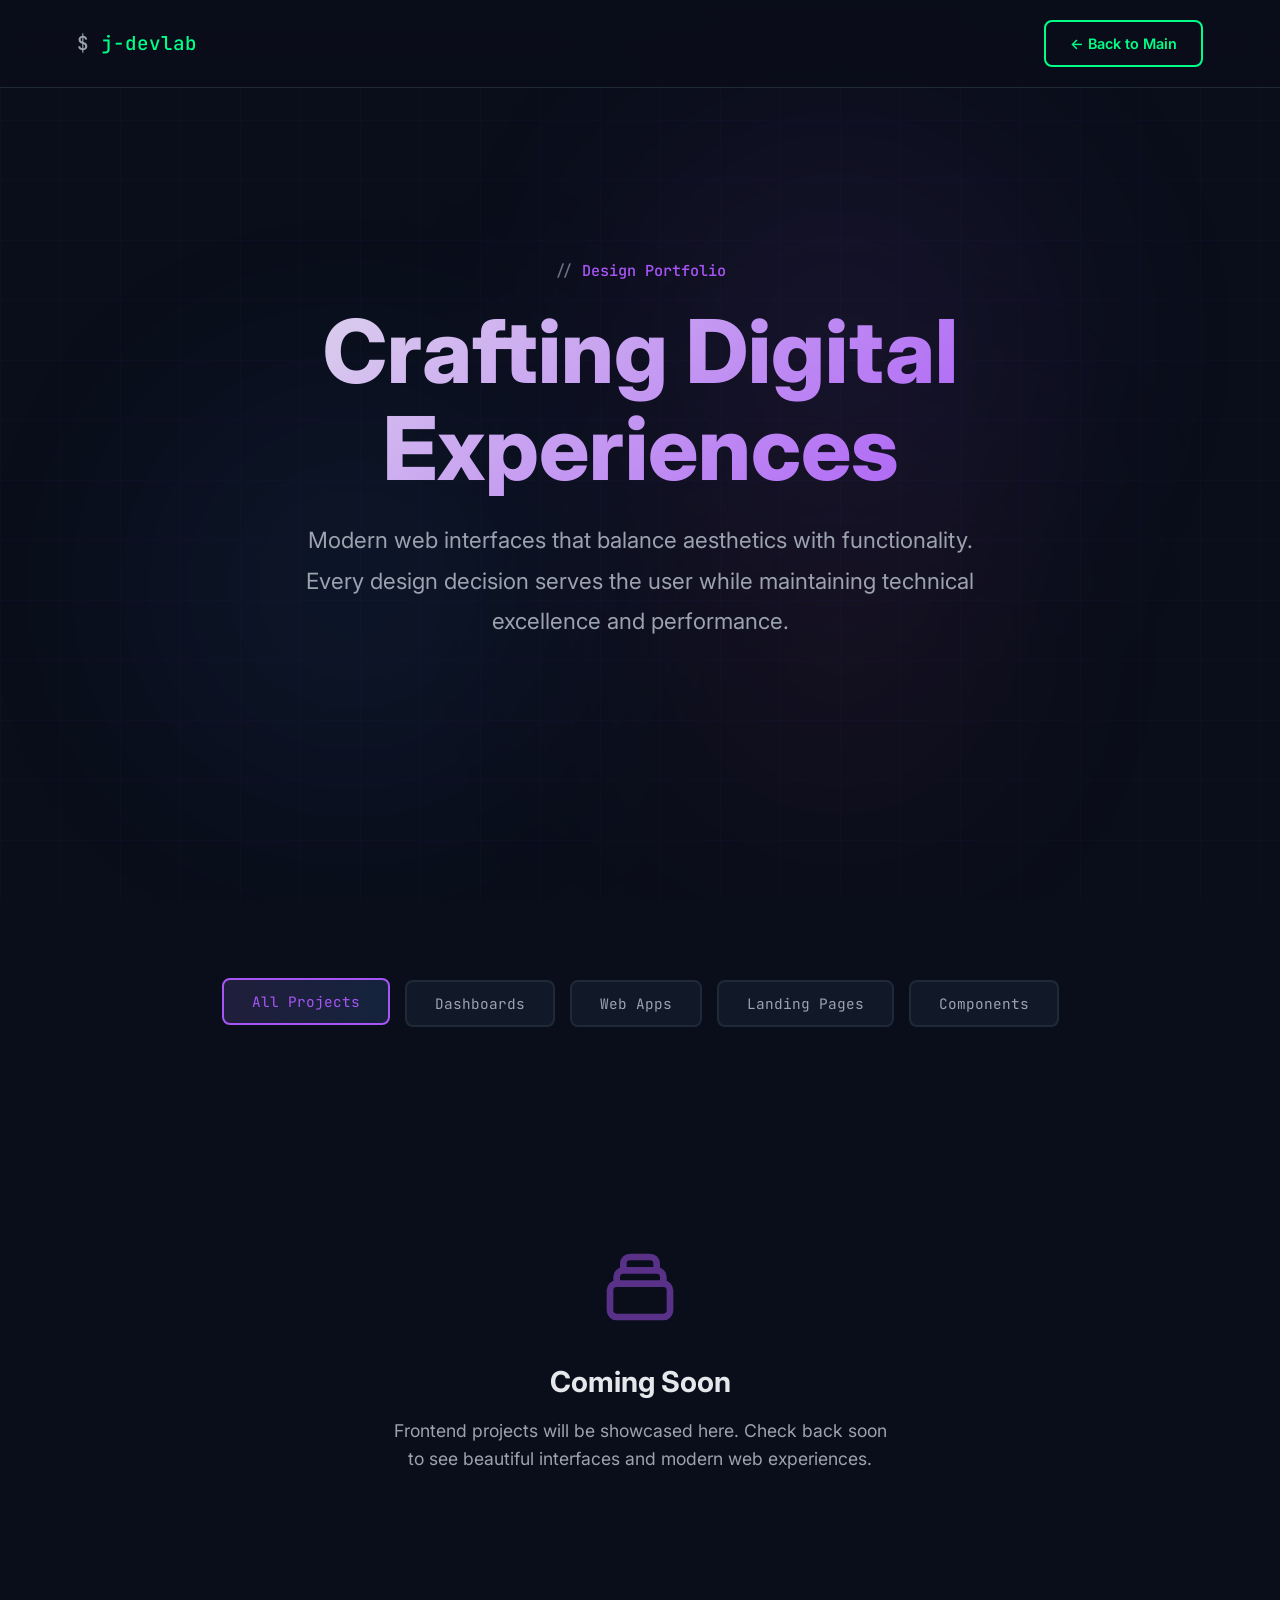
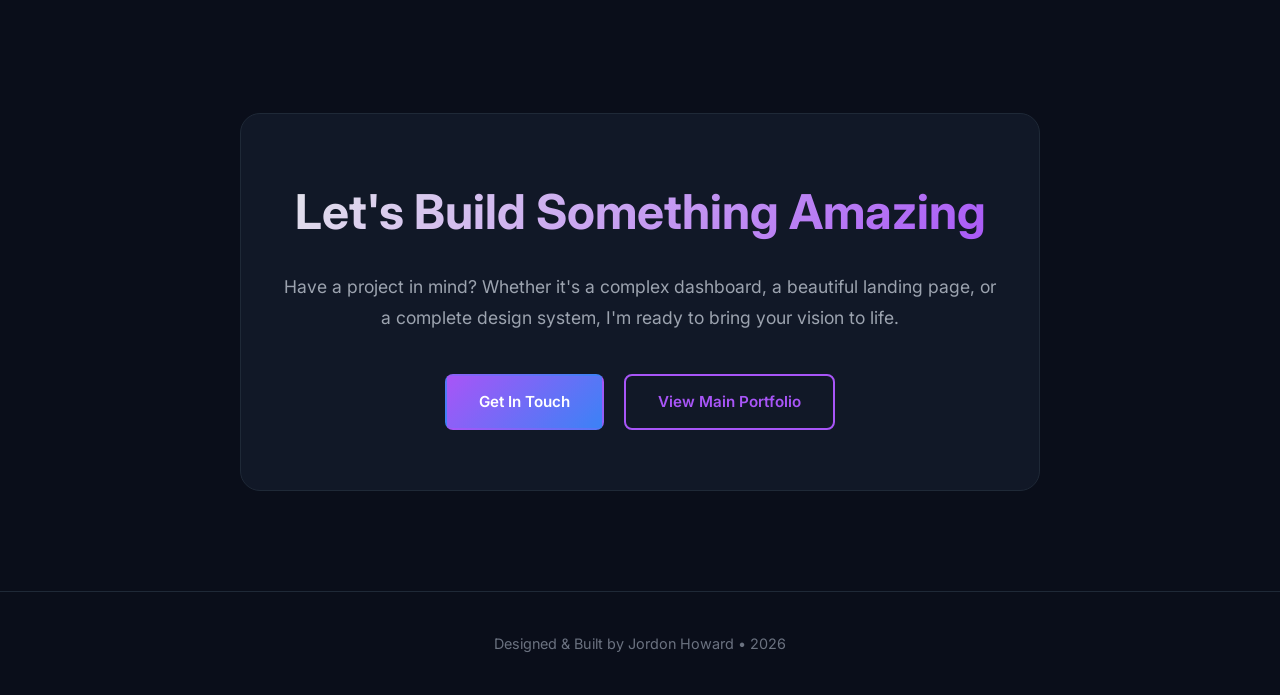
<file: frontend-portfolio.html.html>
<!DOCTYPE html>
<html lang="en">
<head>
    <meta charset="UTF-8">
    <meta name="viewport" content="width=device-width, initial-scale=1.0">
    <title>Frontend Portfolio | Jordon Howard</title>
    <meta name="description" content="Frontend design and UI/UX portfolio showcasing modern web experiences">
    <link rel="preconnect" href="https://fonts.googleapis.com">
    <link rel="preconnect" href="https://fonts.gstatic.com" crossorigin>
    <link href="https://fonts.googleapis.com/css2?family=JetBrains+Mono:wght@400;500;700&family=Inter:wght@400;500;600;700;800&display=swap" rel="stylesheet">
    <style>
        /* ============================================
           EASY CUSTOMIZATION GUIDE
           ============================================
           
           TO ADD A NEW PROJECT:
           1. Copy the entire <!-- Project Template --> section below
           2. Paste it in the portfolio grid
           3. Update the following:
              - data-category: "dashboard", "webapp", "landing", or "component"
              - gradient class: gradient-1 through gradient-9
              - category label
              - project title
              - description
              - features list
              - technology tags
           
           TO CHANGE COLORS:
           Update the CSS variables in :root below
           
           TO ADD/REMOVE FILTERS:
           Edit the filter buttons in the HTML and update filterValue matching
        ============================================ */

        * {
            margin: 0;
            padding: 0;
            box-sizing: border-box;
        }

        :root {
            /* Main Colors - Easy to customize */
            --bg-dark: #0a0e1a;
            --bg-card: #111827;
            --bg-card-hover: #1a2234;
            --accent: #00ff88;
            --accent-dim: #00ff8820;
            --accent-bright: #00ffaa;
            --accent-purple: #a855f7;
            --accent-blue: #3b82f6;
            --accent-pink: #ec4899;
            --text-primary: #e5e7eb;
            --text-secondary: #9ca3af;
            --text-tertiary: #6b7280;
            --border: #1f2937;
        }

        body {
            font-family: 'Inter', sans-serif;
            color: var(--text-primary);
            background: var(--bg-dark);
            line-height: 1.6;
            -webkit-font-smoothing: antialiased;
            overflow-x: hidden;
        }

        ::selection {
            background: var(--accent);
            color: var(--bg-dark);
        }

        /* Loading Screen */
        .loading-screen {
            position: fixed;
            top: 0;
            left: 0;
            width: 100%;
            height: 100%;
            background: var(--bg-dark);
            display: flex;
            justify-content: center;
            align-items: center;
            z-index: 10000;
            transition: opacity 0.5s ease;
        }

        .loading-screen.hidden {
            opacity: 0;
            pointer-events: none;
        }

        .loading-text {
            font-family: 'JetBrains Mono', monospace;
            color: var(--accent);
            font-size: 1.2rem;
            animation: pulse 1.5s ease-in-out infinite;
        }

        @keyframes pulse {
            0%, 100% { opacity: 0.4; }
            50% { opacity: 1; }
        }

        /* Animated Background */
        .bg-animation {
            position: fixed;
            top: 0;
            left: 0;
            width: 100%;
            height: 100%;
            z-index: -1;
            opacity: 0.4;
            overflow: hidden;
        }

        .orb {
            position: absolute;
            border-radius: 50%;
            filter: blur(120px);
            animation: float 30s ease-in-out infinite;
        }

        .orb-1 {
            top: 10%;
            right: 15%;
            width: 500px;
            height: 500px;
            background: radial-gradient(circle, rgba(168, 85, 247, 0.3), transparent);
            animation-delay: 0s;
        }

        .orb-2 {
            bottom: 10%;
            left: 10%;
            width: 450px;
            height: 450px;
            background: radial-gradient(circle, rgba(59, 130, 246, 0.3), transparent);
            animation-delay: 5s;
        }

        .orb-3 {
            top: 50%;
            left: 50%;
            width: 400px;
            height: 400px;
            background: radial-gradient(circle, rgba(236, 72, 153, 0.2), transparent);
            animation-delay: 10s;
        }

        @keyframes float {
            0%, 100% { transform: translate(0, 0) scale(1) rotate(0deg); }
            33% { transform: translate(80px, -80px) scale(1.1) rotate(120deg); }
            66% { transform: translate(-60px, 60px) scale(0.9) rotate(240deg); }
        }

        /* Grid Pattern */
        .grid-overlay {
            position: fixed;
            top: 0;
            left: 0;
            width: 100%;
            height: 100%;
            z-index: -1;
            opacity: 0.03;
            background-image: 
                linear-gradient(var(--accent-purple) 1px, transparent 1px),
                linear-gradient(90deg, var(--accent-purple) 1px, transparent 1px);
            background-size: 60px 60px;
            pointer-events: none;
        }

        /* Navigation */
        nav {
            position: fixed;
            top: 0;
            width: 100%;
            padding: 20px 6%;
            display: flex;
            justify-content: space-between;
            align-items: center;
            z-index: 1000;
            background: rgba(10, 14, 26, 0.8);
            backdrop-filter: blur(20px);
            border-bottom: 1px solid var(--border);
            transition: all 0.3s ease;
        }

        nav.scrolled {
            background: rgba(10, 14, 26, 0.95);
            box-shadow: 0 4px 30px rgba(0, 0, 0, 0.4);
        }

        .logo {
            font-family: 'JetBrains Mono', monospace;
            font-size: 1.2rem;
            color: var(--accent);
            text-decoration: none;
            font-weight: 500;
            transition: all 0.3s ease;
        }

        .logo::before {
            content: '$ ';
            color: var(--text-secondary);
        }

        .logo:hover {
            transform: scale(1.05);
        }

        .back-link {
            color: var(--accent);
            text-decoration: none;
            font-size: 0.9rem;
            font-weight: 600;
            padding: 10px 24px;
            border: 2px solid var(--accent);
            border-radius: 8px;
            transition: all 0.3s ease;
            position: relative;
            overflow: hidden;
        }

        .back-link::before {
            content: '';
            position: absolute;
            top: 0;
            left: -100%;
            width: 100%;
            height: 100%;
            background: var(--accent-dim);
            transition: left 0.3s ease;
        }

        .back-link span {
            position: relative;
            z-index: 1;
        }

        .back-link:hover::before {
            left: 0;
        }

        .back-link:hover {
            border-color: var(--accent-bright);
            transform: translateY(-2px);
        }

        /* Hero Section */
        .hero {
            min-height: 100vh;
            display: flex;
            align-items: center;
            justify-content: center;
            padding: 120px 6% 80px;
            position: relative;
            overflow: hidden;
        }

        .hero-content {
            max-width: 1000px;
            text-align: center;
            position: relative;
            z-index: 1;
            animation: fadeInUp 0.8s ease-out;
        }

        @keyframes fadeInUp {
            from {
                opacity: 0;
                transform: translateY(30px);
            }
            to {
                opacity: 1;
                transform: translateY(0);
            }
        }

        .hero-label {
            font-family: 'JetBrains Mono', monospace;
            color: var(--accent-purple);
            font-size: 0.95rem;
            font-weight: 500;
            margin-bottom: 20px;
            opacity: 0;
            animation: fadeInUp 0.8s ease-out 0.2s forwards;
        }

        .hero-label::before {
            content: '// ';
            color: var(--text-tertiary);
        }

        .hero h1 {
            font-size: clamp(3rem, 7vw, 5.5rem);
            font-weight: 800;
            line-height: 1.1;
            margin-bottom: 24px;
            background: linear-gradient(135deg, var(--text-primary), var(--accent-purple), var(--accent-blue));
            background-size: 200% auto;
            -webkit-background-clip: text;
            -webkit-text-fill-color: transparent;
            background-clip: text;
            animation: fadeInUp 0.8s ease-out 0.4s forwards, gradientShift 8s ease infinite;
            opacity: 0;
        }

        @keyframes gradientShift {
            0%, 100% { background-position: 0% 50%; }
            50% { background-position: 100% 50%; }
        }

        .hero-subtitle {
            font-size: clamp(1.1rem, 2vw, 1.4rem);
            color: var(--text-secondary);
            margin-bottom: 40px;
            max-width: 700px;
            margin-left: auto;
            margin-right: auto;
            line-height: 1.8;
            opacity: 0;
            animation: fadeInUp 0.8s ease-out 0.6s forwards;
        }

        /* Category Filter */
        .filter-section {
            padding: 80px 6% 40px;
            max-width: 1400px;
            margin: 0 auto;
        }

        .filters {
            display: flex;
            justify-content: center;
            gap: 15px;
            flex-wrap: wrap;
        }

        .filter-btn {
            font-family: 'JetBrains Mono', monospace;
            padding: 12px 28px;
            background: var(--bg-card);
            border: 2px solid var(--border);
            border-radius: 8px;
            color: var(--text-secondary);
            font-size: 0.9rem;
            cursor: pointer;
            transition: all 0.3s ease;
            position: relative;
            overflow: hidden;
        }

        .filter-btn::before {
            content: '';
            position: absolute;
            top: 0;
            left: -100%;
            width: 100%;
            height: 100%;
            background: linear-gradient(90deg, var(--accent-purple), var(--accent-blue));
            opacity: 0.1;
            transition: left 0.3s ease;
        }

        .filter-btn:hover::before,
        .filter-btn.active::before {
            left: 0;
        }

        .filter-btn:hover,
        .filter-btn.active {
            border-color: var(--accent-purple);
            color: var(--accent-purple);
            transform: translateY(-2px);
        }

        .filter-btn span {
            position: relative;
            z-index: 1;
        }

        /* Portfolio Grid */
        .portfolio-section {
            padding: 60px 6%;
            max-width: 1400px;
            margin: 0 auto;
        }

        .portfolio-grid {
            display: grid;
            grid-template-columns: repeat(auto-fit, minmax(380px, 1fr));
            gap: 30px;
            margin-top: 40px;
        }

        /* Empty State */
        .empty-state {
            grid-column: 1 / -1;
            text-align: center;
            padding: 80px 20px;
        }

        .empty-state-icon {
            width: 80px;
            height: 80px;
            margin: 0 auto 24px;
            stroke: var(--accent-purple);
            opacity: 0.5;
        }

        .empty-state h3 {
            font-size: 1.8rem;
            color: var(--text-primary);
            margin-bottom: 12px;
        }

        .empty-state p {
            color: var(--text-secondary);
            font-size: 1.1rem;
            max-width: 500px;
            margin: 0 auto;
        }

        /* Portfolio Item - Modular Card Design */
        .portfolio-item {
            background: var(--bg-card);
            border: 1px solid var(--border);
            border-radius: 16px;
            overflow: hidden;
            transition: all 0.4s cubic-bezier(0.4, 0, 0.2, 1);
            position: relative;
            cursor: pointer;
        }

        .portfolio-item::before {
            content: '';
            position: absolute;
            top: 0;
            left: 0;
            width: 100%;
            height: 4px;
            background: linear-gradient(90deg, var(--accent-purple), var(--accent-blue), var(--accent-pink));
            background-size: 200% auto;
            transform: scaleX(0);
            transform-origin: left;
            transition: transform 0.4s ease;
            animation: gradientShift 3s ease infinite;
        }

        .portfolio-item:hover::before {
            transform: scaleX(1);
        }

        .portfolio-item:hover {
            transform: translateY(-10px);
            box-shadow: 0 20px 60px rgba(168, 85, 247, 0.2);
            border-color: rgba(168, 85, 247, 0.3);
        }

        .portfolio-image {
            width: 100%;
            height: 280px;
            position: relative;
            overflow: hidden;
            background: var(--bg-card-hover);
        }

        .portfolio-image::after {
            content: '';
            position: absolute;
            top: 0;
            left: 0;
            width: 100%;
            height: 100%;
            background: rgba(0, 0, 0, 0.4);
            transition: opacity 0.4s ease;
        }

        .portfolio-item:hover .portfolio-image::after {
            opacity: 0;
        }

        .image-placeholder {
            width: 100%;
            height: 100%;
            display: flex;
            align-items: center;
            justify-content: center;
            position: relative;
        }

        /* Gradient options for cards - just change the class */
        .gradient-1 { background: linear-gradient(135deg, #667eea 0%, #764ba2 100%); }
        .gradient-2 { background: linear-gradient(135deg, #f093fb 0%, #f5576c 100%); }
        .gradient-3 { background: linear-gradient(135deg, #4facfe 0%, #00f2fe 100%); }
        .gradient-4 { background: linear-gradient(135deg, #43e97b 0%, #38f9d7 100%); }
        .gradient-5 { background: linear-gradient(135deg, #fa709a 0%, #fee140 100%); }
        .gradient-6 { background: linear-gradient(135deg, #30cfd0 0%, #330867 100%); }
        .gradient-7 { background: linear-gradient(135deg, #a8edea 0%, #fed6e3 100%); }
        .gradient-8 { background: linear-gradient(135deg, #ff9a9e 0%, #fecfef 100%); }
        .gradient-9 { background: linear-gradient(135deg, #ffecd2 0%, #fcb69f 100%); }

        .image-icon {
            width: 80px;
            height: 80px;
            stroke: white;
            opacity: 0.9;
            z-index: 1;
            filter: drop-shadow(0 4px 12px rgba(0, 0, 0, 0.3));
            transition: transform 0.4s ease;
        }

        .portfolio-item:hover .image-icon {
            transform: scale(1.1) rotate(5deg);
        }

        .portfolio-content {
            padding: 32px;
        }

        .portfolio-category {
            font-family: 'JetBrains Mono', monospace;
            font-size: 0.75rem;
            color: var(--accent-purple);
            text-transform: uppercase;
            letter-spacing: 1px;
            margin-bottom: 12px;
            font-weight: 600;
        }

        .portfolio-content h3 {
            color: var(--text-primary);
            font-size: 1.5rem;
            margin-bottom: 12px;
            font-weight: 700;
            transition: color 0.3s ease;
        }

        .portfolio-item:hover h3 {
            color: var(--accent-purple);
        }

        .portfolio-description {
            color: var(--text-secondary);
            margin-bottom: 20px;
            line-height: 1.7;
            font-size: 0.95rem;
        }

        .portfolio-features {
            list-style: none;
            margin-bottom: 20px;
        }

        .portfolio-features li {
            color: var(--text-secondary);
            padding-left: 20px;
            margin-bottom: 8px;
            position: relative;
            font-size: 0.9rem;
        }

        .portfolio-features li::before {
            content: '▸';
            position: absolute;
            left: 0;
            color: var(--accent-purple);
            font-weight: bold;
        }

        .portfolio-tags {
            display: flex;
            flex-wrap: wrap;
            gap: 8px;
            margin-bottom: 20px;
        }

        .portfolio-tag {
            font-family: 'JetBrains Mono', monospace;
            font-size: 0.75rem;
            padding: 6px 12px;
            background: rgba(168, 85, 247, 0.1);
            color: var(--accent-purple);
            border-radius: 6px;
            border: 1px solid rgba(168, 85, 247, 0.2);
            transition: all 0.3s ease;
        }

        .portfolio-item:hover .portfolio-tag {
            background: rgba(168, 85, 247, 0.2);
            border-color: var(--accent-purple);
        }

        .portfolio-link {
            display: inline-flex;
            align-items: center;
            gap: 8px;
            color: var(--accent-purple);
            text-decoration: none;
            font-weight: 600;
            font-size: 0.9rem;
            transition: all 0.3s ease;
        }

        .portfolio-link:hover {
            gap: 12px;
            color: var(--accent-blue);
        }

        .portfolio-link svg {
            width: 16px;
            height: 16px;
        }

        /* CTA Section */
        .cta-section {
            padding: 100px 6%;
            text-align: center;
            position: relative;
        }

        .cta-content {
            max-width: 800px;
            margin: 0 auto;
            background: var(--bg-card);
            border: 1px solid var(--border);
            border-radius: 20px;
            padding: 60px 40px;
            position: relative;
            overflow: hidden;
        }

        .cta-content::before {
            content: '';
            position: absolute;
            top: 0;
            left: 0;
            width: 100%;
            height: 100%;
            background: linear-gradient(135deg, rgba(168, 85, 247, 0.1), rgba(59, 130, 246, 0.1));
            opacity: 0;
            transition: opacity 0.4s ease;
        }

        .cta-content:hover::before {
            opacity: 1;
        }

        .cta-content > * {
            position: relative;
            z-index: 1;
        }

        .cta-content h2 {
            font-size: clamp(2rem, 4vw, 3rem);
            margin-bottom: 20px;
            background: linear-gradient(135deg, var(--text-primary), var(--accent-purple));
            -webkit-background-clip: text;
            -webkit-text-fill-color: transparent;
            background-clip: text;
        }

        .cta-content p {
            color: var(--text-secondary);
            font-size: 1.1rem;
            margin-bottom: 40px;
            line-height: 1.8;
        }

        .cta-buttons {
            display: flex;
            gap: 20px;
            justify-content: center;
            flex-wrap: wrap;
        }

        .btn {
            padding: 14px 32px;
            border-radius: 8px;
            text-decoration: none;
            font-weight: 600;
            font-size: 0.95rem;
            transition: all 0.3s ease;
            position: relative;
            overflow: hidden;
            display: inline-block;
        }

        .btn-primary {
            background: linear-gradient(135deg, var(--accent-purple), var(--accent-blue));
            color: white;
            border: 2px solid transparent;
        }

        .btn-primary::before {
            content: '';
            position: absolute;
            top: 50%;
            left: 50%;
            width: 0;
            height: 0;
            border-radius: 50%;
            background: rgba(255, 255, 255, 0.2);
            transform: translate(-50%, -50%);
            transition: width 0.4s ease, height 0.4s ease;
        }

        .btn-primary:hover::before {
            width: 300px;
            height: 300px;
        }

        .btn-primary span {
            position: relative;
            z-index: 1;
        }

        .btn-primary:hover {
            box-shadow: 0 0 40px rgba(168, 85, 247, 0.5);
            transform: translateY(-3px);
        }

        .btn-secondary {
            background: transparent;
            color: var(--accent-purple);
            border: 2px solid var(--accent-purple);
        }

        .btn-secondary:hover {
            background: rgba(168, 85, 247, 0.1);
            transform: translateY(-3px);
        }

        /* Footer */
        footer {
            text-align: center;
            padding: 40px 6%;
            border-top: 1px solid var(--border);
            color: var(--text-tertiary);
            font-size: 0.9rem;
        }

        /* Mobile Responsive */
        @media (max-width: 768px) {
            nav {
                padding: 16px 5%;
            }

            .hero {
                padding: 100px 5% 60px;
            }

            .portfolio-grid {
                grid-template-columns: 1fr;
            }

            .filter-section {
                padding: 60px 5% 30px;
            }

            .filters {
                gap: 10px;
            }

            .filter-btn {
                padding: 10px 20px;
                font-size: 0.85rem;
            }

            .portfolio-section {
                padding: 40px 5%;
            }

            .cta-section {
                padding: 60px 5%;
            }

            .cta-content {
                padding: 40px 24px;
            }

            .cta-buttons {
                flex-direction: column;
            }

            .btn {
                width: 100%;
                max-width: 280px;
                text-align: center;
            }

            .orb {
                filter: blur(80px);
            }

            .bg-animation {
                opacity: 0.3;
            }
        }

        /* Reduced motion */
        @media (prefers-reduced-motion: reduce) {
            * {
                animation-duration: 0.01ms !important;
                animation-iteration-count: 1 !important;
                transition-duration: 0.01ms !important;
            }
        }
    </style>
</head>
<body>
    <!-- Loading Screen -->
    <div class="loading-screen" id="loadingScreen">
        <div class="loading-text">$ loading portfolio...</div>
    </div>

    <!-- Background Animation -->
    <div class="bg-animation">
        <div class="orb orb-1"></div>
        <div class="orb orb-2"></div>
        <div class="orb orb-3"></div>
    </div>
    <div class="grid-overlay"></div>

    <!-- Navigation -->
    <nav id="navbar">
        <a href="./" class="logo">j-devlab</a>
        <a href="./portfolio-enhanced.html" class="back-link"><span>← Back to Main</span></a>
    </nav>

    <!-- Hero Section -->
    <section class="hero">
        <div class="hero-content">
            <div class="hero-label">Design Portfolio</div>
            <h1>Crafting Digital Experiences</h1>
            <p class="hero-subtitle">
                Modern web interfaces that balance aesthetics with functionality. Every design decision 
                serves the user while maintaining technical excellence and performance.
            </p>
        </div>
    </section>

    <!-- Filter Section -->
    <section class="filter-section">
        <div class="filters">
            <button class="filter-btn active" data-filter="all"><span>All Projects</span></button>
            <button class="filter-btn" data-filter="dashboard"><span>Dashboards</span></button>
            <button class="filter-btn" data-filter="webapp"><span>Web Apps</span></button>
            <button class="filter-btn" data-filter="landing"><span>Landing Pages</span></button>
            <button class="filter-btn" data-filter="component"><span>Components</span></button>
        </div>
    </section>

    <!-- Portfolio Grid -->
    <section class="portfolio-section">
        <div class="portfolio-grid">
            
            <!-- Empty State - Remove this when you add projects -->
            <div class="empty-state">
                <svg class="empty-state-icon" fill="none" stroke="currentColor" viewBox="0 0 24 24">
                    <path stroke-linecap="round" stroke-linejoin="round" stroke-width="2" d="M19 11H5m14 0a2 2 0 012 2v6a2 2 0 01-2 2H5a2 2 0 01-2-2v-6a2 2 0 012-2m14 0V9a2 2 0 00-2-2M5 11V9a2 2 0 012-2m0 0V5a2 2 0 012-2h6a2 2 0 012 2v2M7 7h10"></path>
                </svg>
                <h3>Coming Soon</h3>
                <p>Frontend projects will be showcased here. Check back soon to see beautiful interfaces and modern web experiences.</p>
            </div>

            <!-- ============================================
                 PROJECT TEMPLATE - Copy this entire block to add a new project
                 ============================================ -->
            <!--
            <div class="portfolio-item" data-category="dashboard">
                <div class="portfolio-image">
                    <div class="image-placeholder gradient-1">
                        <svg class="image-icon" fill="none" stroke="currentColor" viewBox="0 0 24 24">
                            <path stroke-linecap="round" stroke-linejoin="round" stroke-width="2" d="M9 19v-6a2 2 0 00-2-2H5a2 2 0 00-2 2v6a2 2 0 002 2h2a2 2 0 002-2zm0 0V9a2 2 0 012-2h2a2 2 0 012 2v10m-6 0a2 2 0 002 2h2a2 2 0 002-2m0 0V5a2 2 0 012-2h2a2 2 0 012 2v14a2 2 0 01-2 2h-2a2 2 0 01-2-2z"></path>
                        </svg>
                    </div>
                </div>
                <div class="portfolio-content">
                    <div class="portfolio-category">Dashboard</div>
                    <h3>Project Title</h3>
                    <p class="portfolio-description">
                        Your project description goes here. Explain what the project does and why it matters.
                    </p>
                    <ul class="portfolio-features">
                        <li>Feature one</li>
                        <li>Feature two</li>
                        <li>Feature three</li>
                    </ul>
                    <div class="portfolio-tags">
                        <span class="portfolio-tag">React</span>
                        <span class="portfolio-tag">TypeScript</span>
                        <span class="portfolio-tag">Tailwind</span>
                    </div>
                    <a href="#" class="portfolio-link">
                        View Details
                        <svg fill="none" stroke="currentColor" viewBox="0 0 24 24">
                            <path stroke-linecap="round" stroke-linejoin="round" stroke-width="2" d="M9 5l7 7-7 7"></path>
                        </svg>
                    </a>
                </div>
            </div>
            -->

        </div>
    </section>

    <!-- CTA Section -->
    <section class="cta-section">
        <div class="cta-content">
            <h2>Let's Build Something Amazing</h2>
            <p>
                Have a project in mind? Whether it's a complex dashboard, a beautiful landing page, 
                or a complete design system, I'm ready to bring your vision to life.
            </p>
            <div class="cta-buttons">
                <a href="./portfolio-enhanced.html#contact" class="btn btn-primary"><span>Get In Touch</span></a>
                <a href="./portfolio-enhanced.html" class="btn btn-secondary"><span>View Main Portfolio</span></a>
            </div>
        </div>
    </section>

    <!-- Footer -->
    <footer>
        <p>Designed & Built by Jordon Howard • 2026</p>
    </footer>

    <script>
        // Loading screen - multiple triggers for reliability
        function hideLoadingScreen() {
            const loadingScreen = document.getElementById('loadingScreen');
            if (loadingScreen) {
                loadingScreen.classList.add('hidden');
            }
        }

        // Try on DOM ready
        if (document.readyState === 'loading') {
            document.addEventListener('DOMContentLoaded', () => {
                setTimeout(hideLoadingScreen, 500);
            });
        } else {
            // DOM already loaded
            setTimeout(hideLoadingScreen, 500);
        }

        // Also try on full page load
        window.addEventListener('load', () => {
            setTimeout(hideLoadingScreen, 600);
        });

        // Failsafe - hide after 1.5 seconds no matter what
        setTimeout(hideLoadingScreen, 1500);

        // Navbar scroll effect
        const navbar = document.getElementById('navbar');
        window.addEventListener('scroll', () => {
            if (window.scrollY > 100) {
                navbar.classList.add('scrolled');
            } else {
                navbar.classList.remove('scrolled');
            }
        });

        // Filter functionality
        const filterBtns = document.querySelectorAll('.filter-btn');
        const portfolioItems = document.querySelectorAll('.portfolio-item');

        filterBtns.forEach(btn => {
            btn.addEventListener('click', () => {
                // Remove active class from all buttons
                filterBtns.forEach(b => b.classList.remove('active'));
                // Add active class to clicked button
                btn.classList.add('active');

                const filterValue = btn.getAttribute('data-filter');

                portfolioItems.forEach(item => {
                    if (filterValue === 'all' || item.getAttribute('data-category') === filterValue) {
                        item.style.display = 'block';
                        setTimeout(() => {
                            item.style.opacity = '1';
                            item.style.transform = 'translateY(0)';
                        }, 10);
                    } else {
                        item.style.opacity = '0';
                        item.style.transform = 'translateY(20px)';
                        setTimeout(() => {
                            item.style.display = 'none';
                        }, 300);
                    }
                });
            });
        });

        // Intersection Observer for animations
        const observer = new IntersectionObserver((entries) => {
            entries.forEach(entry => {
                if (entry.isIntersecting) {
                    entry.target.style.opacity = '1';
                    entry.target.style.transform = 'translateY(0)';
                }
            });
        }, {
            threshold: 0.1,
            rootMargin: '0px 0px -50px 0px'
        });

        // Observe portfolio items
        portfolioItems.forEach((item, index) => {
            item.style.opacity = '0';
            item.style.transform = 'translateY(30px)';
            item.style.transition = 'opacity 0.6s ease, transform 0.6s ease';
            item.style.transitionDelay = `${index * 0.1}s`;
            observer.observe(item);
        });

        // Console easter egg
        console.log('%c🎨 Frontend Portfolio', 'font-size: 20px; font-weight: bold; color: #a855f7;');
        console.log('%cLike what you see? Let\'s work together!', 'font-size: 14px; color: #9ca3af;');
    </script>
</body>
</html>
</file>
